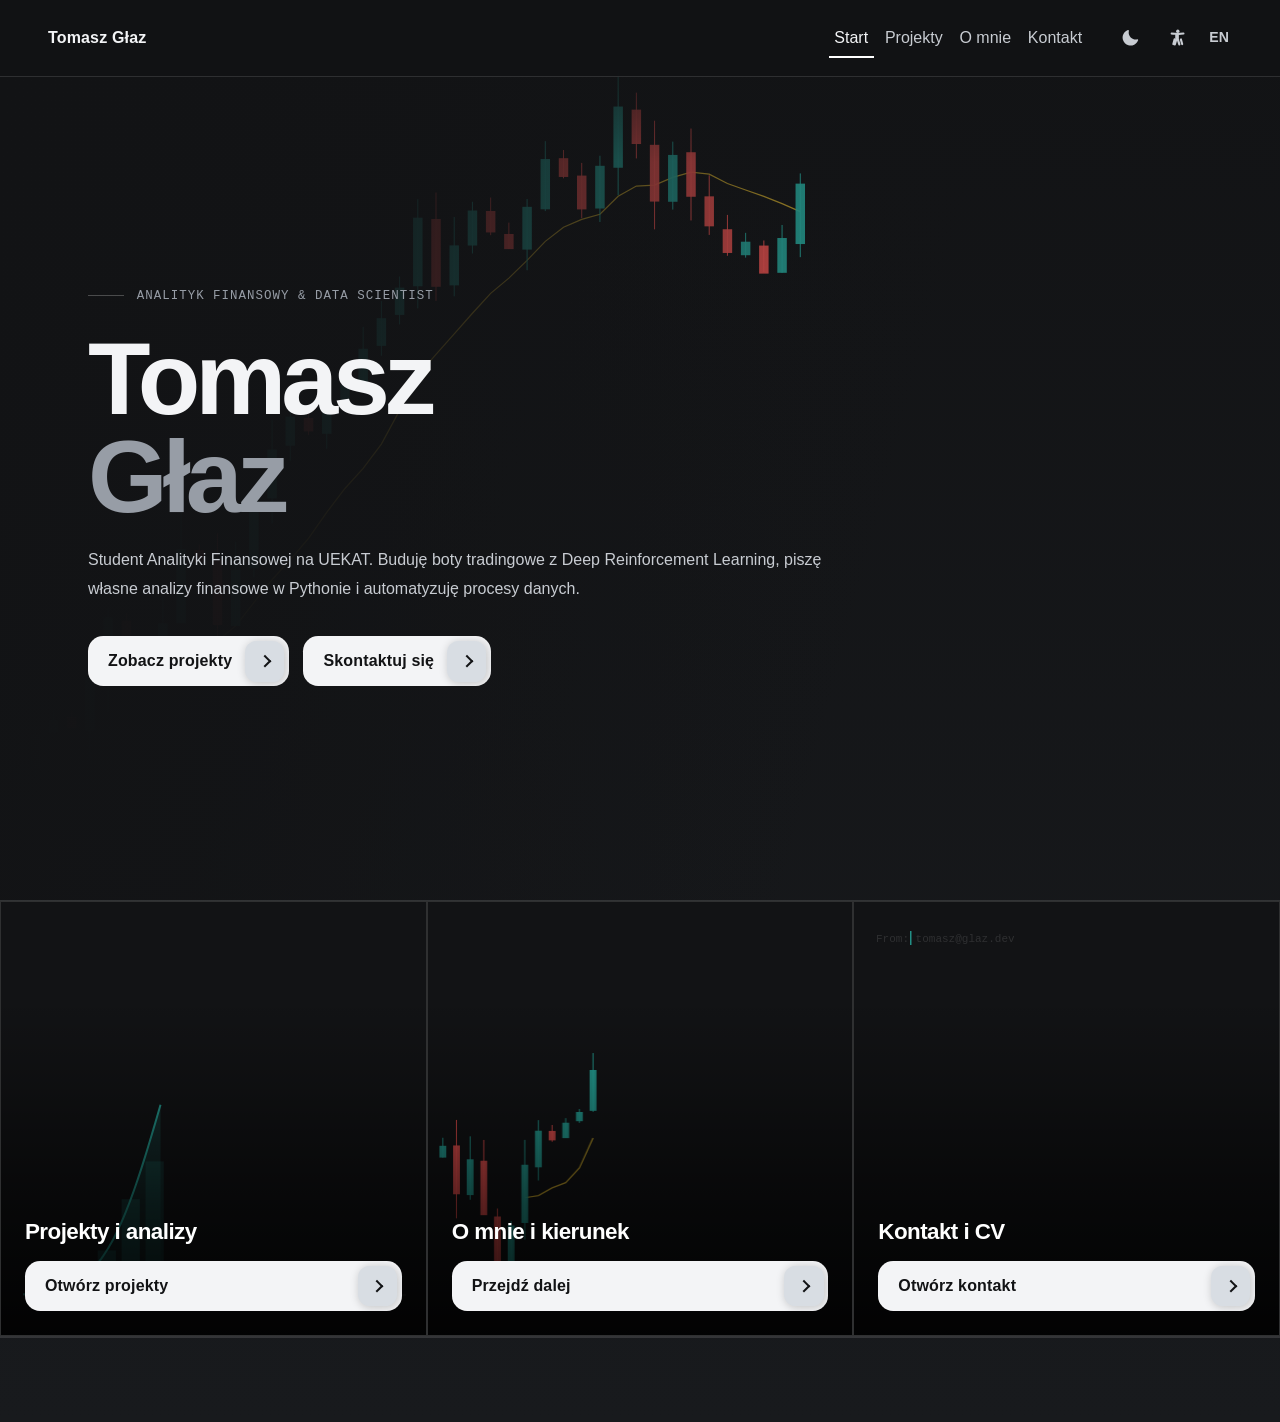
<file: index.html>
<!DOCTYPE html>
<html lang="pl">
<head>
<meta charset="UTF-8">
<meta name="viewport" content="width=device-width, initial-scale=1.0">
<title>Tomasz Głaz — Financial Analyst & Data Scientist</title>
<link rel="stylesheet" href="assets/css/main.css">
</head>
<body data-page="home">

<nav class="topbar">
  <a href="index.html" class="nav-logo">Tomasz Głaz</a>
  <ul class="nav-links">
    <li><a href="index.html" class="is-active" data-pl="Start" data-en="Home">Start</a></li>
    <li><a href="pages/projects.html" data-pl="Projekty" data-en="Projects">Projekty</a></li>
    <li><a href="pages/about.html" data-pl="O mnie" data-en="About">O mnie</a></li>
    <li><a href="pages/contact.html" data-pl="Kontakt" data-en="Contact">Kontakt</a></li>
  </ul>
  <div class="nav-actions">
    <button class="icon-btn theme-toggle" id="themeToggle" type="button" aria-pressed="false" aria-label="Przełącz jasny motyw">
      <span class="theme-icon theme-icon-moon" aria-hidden="true">
        <svg viewBox="0 0 24 24" class="icon-svg" focusable="false">
          <path d="M20.2 14.1a8.5 8.5 0 0 1-10.3-10.3 1 1 0 0 0-1.3-1.2A10 10 0 1 0 21.4 15.4a1 1 0 0 0-1.2-1.3Z" fill="currentColor" />
        </svg>
      </span>
      <span class="theme-icon theme-icon-sun" aria-hidden="true">
        <svg viewBox="0 0 24 24" class="icon-svg" focusable="false">
          <circle cx="12" cy="12" r="4.25" fill="currentColor" />
          <path d="M12 1.75a.75.75 0 0 1 .75.75v2a.75.75 0 0 1-1.5 0v-2a.75.75 0 0 1 .75-.75Zm0 16.75a.75.75 0 0 1 .75.75v2a.75.75 0 0 1-1.5 0v-2a.75.75 0 0 1 .75-.75ZM4.58 4.58a.75.75 0 0 1 1.06 0l1.41 1.41a.75.75 0 1 1-1.06 1.06L4.58 5.64a.75.75 0 0 1 0-1.06Zm12.37 12.37a.75.75 0 0 1 1.06 0l1.41 1.41a.75.75 0 0 1-1.06 1.06l-1.41-1.41a.75.75 0 0 1 0-1.06ZM1.75 12a.75.75 0 0 1 .75-.75h2a.75.75 0 0 1 0 1.5h-2a.75.75 0 0 1-.75-.75Zm16.75 0a.75.75 0 0 1 .75-.75h2a.75.75 0 0 1 0 1.5h-2a.75.75 0 0 1-.75-.75ZM5.99 16.95a.75.75 0 0 1 1.06 1.06l-1.41 1.41a.75.75 0 0 1-1.06-1.06l1.41-1.41Zm12.37-12.37a.75.75 0 1 1 1.06 1.06l-1.41 1.41a.75.75 0 1 1-1.06-1.06l1.41-1.41Z" fill="currentColor" />
        </svg>
      </span>
    </button>
    <div class="accessibility-menu-wrap">
      <button class="icon-btn accessibility-toggle" id="accessibilityToggle" type="button" aria-expanded="false" aria-controls="accessibilityMenu" aria-label="Ustawienia dostępności">
        <span aria-hidden="true">
          <svg viewBox="0 0 24 24" class="icon-svg icon-accessibility" focusable="false">
            <circle cx="12" cy="4.75" r="1.85" fill="currentColor" />
            <path d="M5.1 8.45a1.2 1.2 0 1 1 .22-2.39c2.33.21 4.48.31 6.46.31 1.97 0 4.1-.1 6.38-.31a1.2 1.2 0 1 1 .22 2.39c-1.85.17-3.58.27-5.19.31v4.45l1.68 5.66a1.25 1.25 0 0 1-2.4.71l-1.3-4.38-1.27 4.38a1.25 1.25 0 0 1-2.4-.7l1.65-5.67V8.74c-1.3-.04-2.99-.14-5.05-.29Z" fill="currentColor" />
            <path d="M7.1 20.15a1.2 1.2 0 0 1-1.16-1.5l1.4-5.18a1.2 1.2 0 1 1 2.32.63l-1.4 5.18a1.2 1.2 0 0 1-1.16.87Zm9.72 0a1.2 1.2 0 0 1-1.16-.88l-1.37-5.18a1.2 1.2 0 0 1 2.32-.61l1.37 5.18a1.2 1.2 0 0 1-1.16 1.49Z" fill="currentColor" />
          </svg>
        </span>
      </button>
      <div class="accessibility-menu" id="accessibilityMenu" hidden>
        <button class="menu-btn" id="contrastToggle" type="button" aria-pressed="false"><span data-pl="Wysoki kontrast" data-en="High contrast">Wysoki kontrast</span></button>
        <button class="menu-btn" id="fontToggle" type="button" aria-pressed="false"><span data-pl="Większy tekst" data-en="Larger text">Większy tekst</span></button>
      </div>
    </div>
    <button class="lang-btn" id="langToggle" type="button">EN</button>
  </div>
</nav>

<main class="site-shell">
  <section id="hero">
    <canvas id="candleChart" class="hero-bg-canvas" aria-hidden="true"></canvas>
    <div class="hero-scrim" aria-hidden="true"></div>
    <div class="hero-tag fade-in fade-in-1" data-pl="ANALITYK FINANSOWY & DATA SCIENTIST" data-en="FINANCIAL ANALYST & DATA SCIENTIST">ANALITYK FINANSOWY & DATA SCIENTIST</div>
    <h1 class="fade-in fade-in-2">Tomasz<br><span class="h1-accent">Głaz</span></h1>
    <p class="hero-desc fade-in fade-in-3" data-pl="Student Analityki Finansowej na UEKAT. Buduję boty tradingowe z Deep Reinforcement Learning, piszę własne analizy finansowe w Pythonie i automatyzuję procesy danych." data-en="Financial Analytics student at UEKAT. I build trading bots with Deep Reinforcement Learning, write my own financial analyses in Python, and automate data pipelines.">Student Analityki Finansowej na UEK. Buduję boty tradingowe z Deep Reinforcement Learning, piszę własne analizy finansowe w Pythonie i automatyzuję procesy danych.</p>
    <div class="hero-cta fade-in fade-in-4">
      <a href="pages/projects.html" class="btn-primary" data-pl="Zobacz projekty" data-en="See projects">Zobacz projekty</a>
      <a href="pages/contact.html" class="btn-ghost" data-pl="Skontaktuj się" data-en="Get in touch">Skontaktuj się</a>
    </div>
  </section>

  <section class="page-section tiles-section">
    <div class="content-wrap tiles-wrap">
      <div class="tiles-grid">

        <article class="feature-tile">
          <canvas class="tile-canvas" id="statsCanvas" aria-hidden="true"></canvas>
          <div class="tile-content">
            <h3 class="tile-title" data-pl="Projekty i analizy" data-en="Projects and analyses">Projekty i analizy</h3>
            <p class="tile-desc" data-pl="Eksperymenty z RL, ewolucja modelu tradingowego i analizy finansowe w Pythonie." data-en="RL experiments, trading model evolution, and financial analyses in Python.">Eksperymenty z RL, ewolucja modelu tradingowego i analizy finansowe w Pythonie.</p>
            <a href="pages/projects.html" class="btn-inline" data-pl="Otwórz projekty" data-en="Open projects">Otwórz projekty</a>
          </div>
        </article>

        <article class="feature-tile">
          <canvas class="tile-canvas" id="tileCandles" aria-hidden="true"></canvas>
          <div class="tile-content">
            <h3 class="tile-title" data-pl="O mnie i kierunek" data-en="About and direction">O mnie i kierunek</h3>
            <p class="tile-desc" data-pl="Doświadczenie, sposób myślenia i umiejętności — czego szukam we współpracy." data-en="Experience, mindset and skills — what kind of collaboration I'm looking for.">Doświadczenie, sposób myślenia i umiejętności — czego szukam we współpracy.</p>
            <a href="pages/about.html" class="btn-inline" data-pl="Przejdź dalej" data-en="Go to page">Przejdź dalej</a>
          </div>
        </article>

        <article class="feature-tile">
          <canvas class="tile-canvas" id="emailCanvas" aria-hidden="true"></canvas>
          <div class="tile-content">
            <h3 class="tile-title" data-pl="Kontakt i CV" data-en="Contact and CV">Kontakt i CV</h3>
            <p class="tile-desc" data-pl="Linki kontaktowe, dostępność i CV do pobrania." data-en="Contact links, availability, and CV download.">Linki kontaktowe, dostępność i CV do pobrania.</p>
            <a href="pages/contact.html" class="btn-inline" data-pl="Otwórz kontakt" data-en="Open contact">Otwórz kontakt</a>
          </div>
        </article>

      </div>
    </div>
  </section>
</main>

<footer class="footer">
  <span class="footer-text">© 2026 Tomasz Głaz</span>
  <span class="footer-text" data-pl="Tarnowskie Góry, Polska" data-en="Katowice, Poland">Tarnowskie Góry, Polska</span>
</footer>

<script src="assets/js/main.js"></script>
<script src="assets/js/candle-chart.js"></script>
<script src="assets/js/tiles.js"></script>
</body>
</html>
</file>
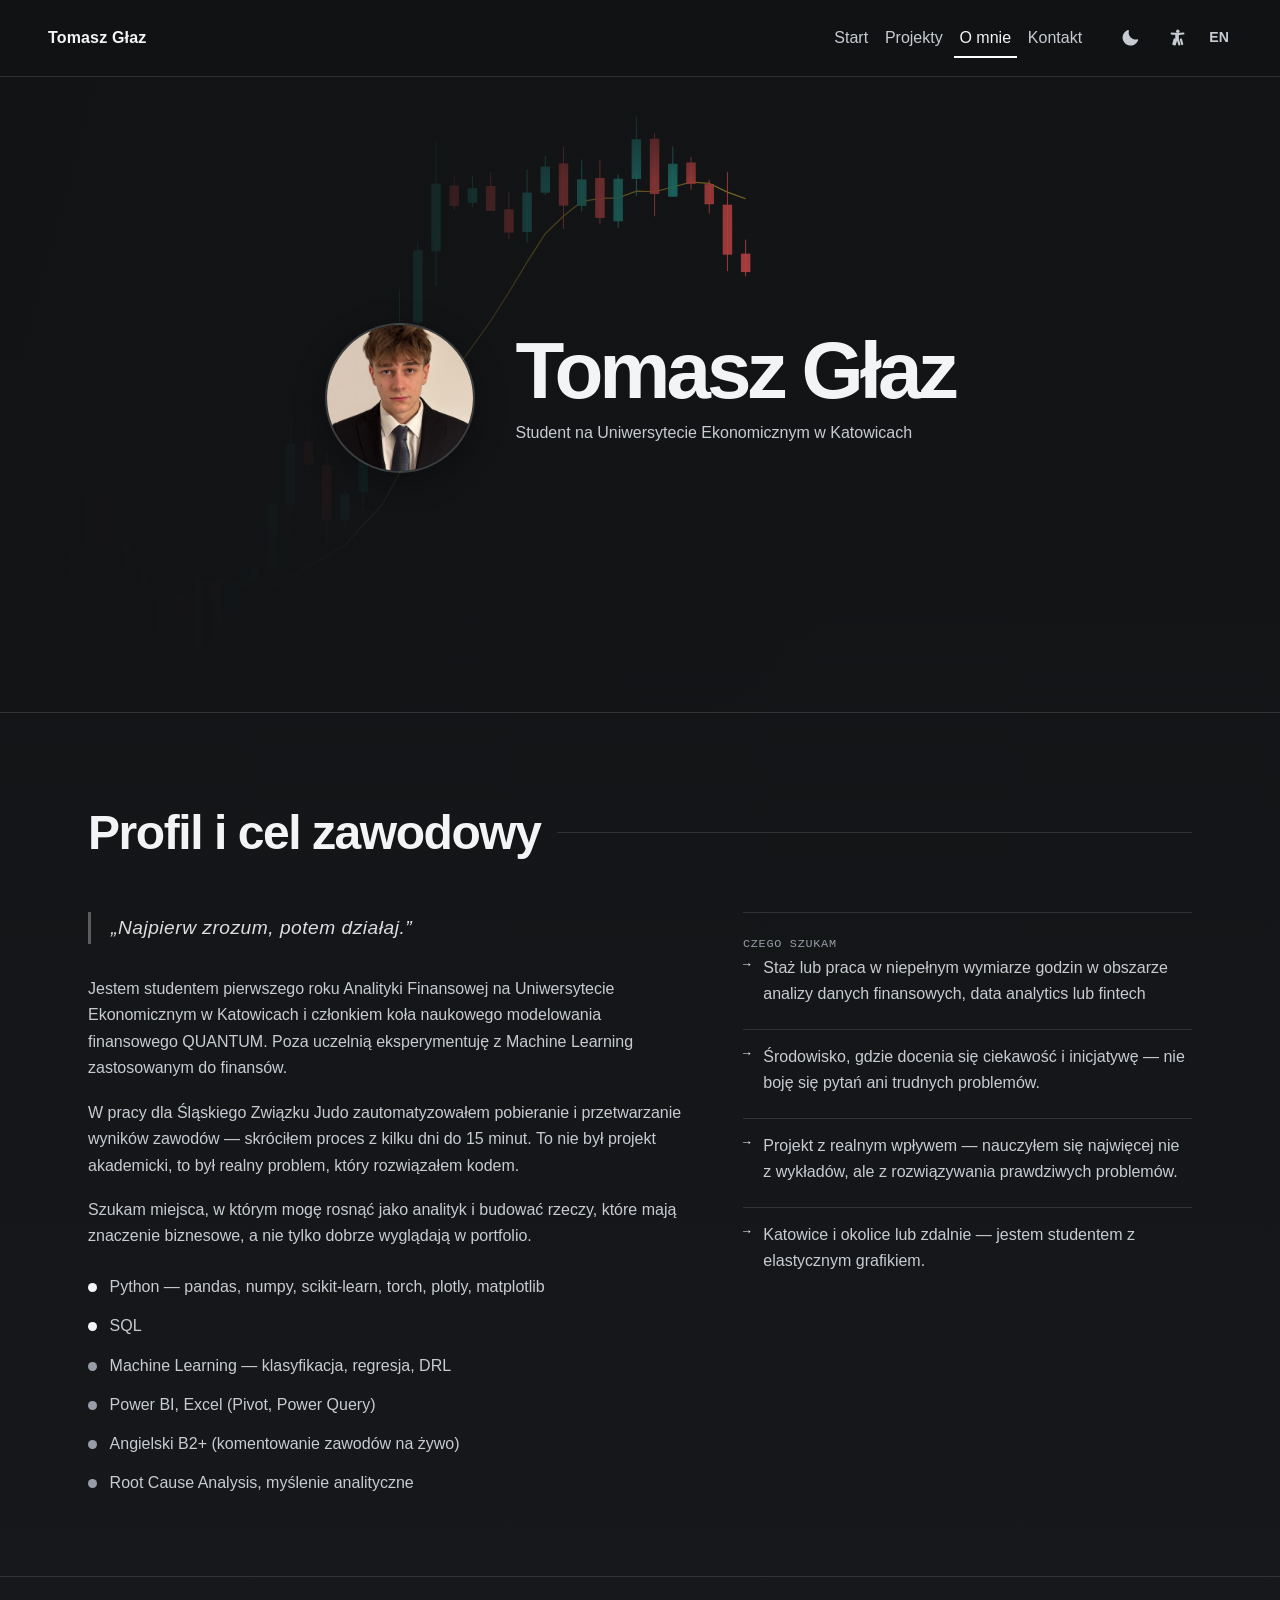
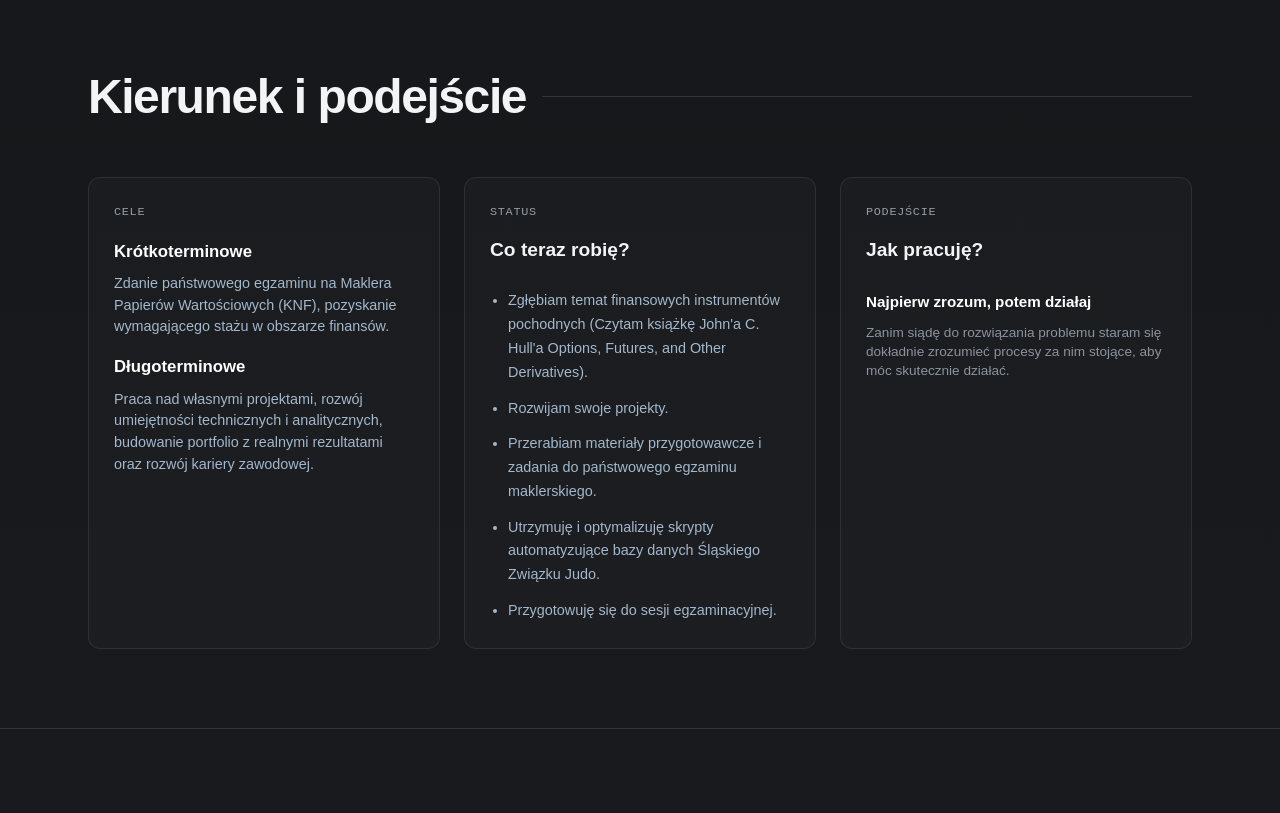
<file: pages/about.html>
<!DOCTYPE html>
<html lang="pl">
<head>
<meta charset="UTF-8">
<meta name="viewport" content="width=device-width, initial-scale=1.0">
<title>O mnie — Tomasz Głaz</title>
<link rel="stylesheet" href="../assets/css/main.css">
<style>
  /* =========================================
     EFEKTY SEKCJI "O MNIE"
     Zoptymalizowane pod tryb ciemny i jasny
  ========================================= */

  /* Blok cytatu (Motto) */
  .quote-block {
    margin: 0 0 2rem 0; 
    padding-left: 20px; 
    border-left: 3px solid rgba(255, 255, 255, 0.3); 
    transition: border-color 0.3s ease;
  }
  .quote-block:hover {
    border-color: #8a2be2;
  }
  
  /* Karty 3-kolumnowe na dole (Cele / Status / Podejście) */
  .about-card-custom {
    background: rgba(255, 255, 255, 0.02);
    border: 1px solid rgba(255, 255, 255, 0.08);
    border-radius: 12px;
    padding: 25px;
    display: flex;
    flex-direction: column;
  }

  /* Typografia wewnątrz kart */
  .ac-title {
    color: #fff;
    margin-bottom: 8px;
    font-size: 1.05em;
  }
  .ac-text {
    font-size: 0.9em;
    line-height: 1.5;
    color: #a3b8cc;
    margin-bottom: 15px;
  }
  .ac-text.no-margin {
    margin-bottom: 0;
  }
  .ac-list {
    margin-top: 15px;
    padding-left: 18px;
    color: #a3b8cc;
    font-size: 0.9em;
    display: flex;
    flex-direction: column;
    gap: 12px;
  }
  .ac-subtext {
    font-size: 0.85em;
    line-height: 1.4;
    color: #8b949e;
    margin: 0;
  }

  /* =========================================
     TRYB JASNY (Oveerrides)
  ========================================= */
  
  /* Nadpisanie cytatu */
  body.light-theme .quote-block,
  body.light .quote-block,
  body[data-theme="light"] .quote-block,
  html[data-theme="light"] .quote-block {
    border-left-color: rgba(0, 0, 0, 0.2);
  }
  body.light-theme .quote-block:hover,
  body.light .quote-block:hover,
  body[data-theme="light"] .quote-block:hover,
  html[data-theme="light"] .quote-block:hover {
    border-color: #8a2be2;
  }

  /* Nadpisanie kart */
  body.light-theme .about-card-custom,
  body.light .about-card-custom,
  body[data-theme="light"] .about-card-custom,
  html[data-theme="light"] .about-card-custom {
    background: rgba(0, 0, 0, 0.03);
    border-color: rgba(0, 0, 0, 0.1);
  }

  /* Nadpisanie tekstów w kartach */
  body.light-theme .ac-title,
  body.light .ac-title,
  body[data-theme="light"] .ac-title,
  html[data-theme="light"] .ac-title {
    color: #111827;
  }
  
  body.light-theme .ac-text,
  body.light .ac-text,
  body[data-theme="light"] .ac-text,
  html[data-theme="light"] .ac-text,
  body.light-theme .ac-list,
  body.light .ac-list,
  body[data-theme="light"] .ac-list,
  html[data-theme="light"] .ac-list {
    color: #4b5563;
  }

  body.light-theme .ac-subtext,
  body.light .ac-subtext,
  body[data-theme="light"] .ac-subtext,
  html[data-theme="light"] .ac-subtext {
    color: #6b7280;
  }

  /* Nadpisanie strzałek w "Czego szukam" */
  body.light-theme .looking-item-icon,
  body.light .looking-item-icon,
  body[data-theme="light"] .looking-item-icon,
  html[data-theme="light"] .looking-item-icon {
    color: #111827 !important;
  }
</style>
</head>
<body data-page="about">

<nav class="topbar">
  <a href="../index.html" class="nav-logo">Tomasz Głaz</a>
  <ul class="nav-links">
    <li><a href="../index.html" data-pl="Start" data-en="Home">Start</a></li>
    <li><a href="projects.html" data-pl="Projekty" data-en="Projects">Projekty</a></li>
    <li><a href="about.html" class="is-active" data-pl="O mnie" data-en="About">O mnie</a></li>
    <li><a href="contact.html" data-pl="Kontakt" data-en="Contact">Kontakt</a></li>
  </ul>
  <div class="nav-actions">
    <button class="icon-btn theme-toggle" id="themeToggle" type="button" aria-pressed="false" aria-label="Przełącz jasny motyw">
      <span class="theme-icon theme-icon-moon" aria-hidden="true">
        <svg viewBox="0 0 24 24" class="icon-svg" focusable="false">
          <path d="M20.2 14.1a8.5 8.5 0 0 1-10.3-10.3 1 1 0 0 0-1.3-1.2A10 10 0 1 0 21.4 15.4a1 1 0 0 0-1.2-1.3Z" fill="currentColor" />
        </svg>
      </span>
      <span class="theme-icon theme-icon-sun" aria-hidden="true">
        <svg viewBox="0 0 24 24" class="icon-svg" focusable="false">
          <circle cx="12" cy="12" r="4.25" fill="currentColor" />
          <path d="M12 1.75a.75.75 0 0 1 .75.75v2a.75.75 0 0 1-1.5 0v-2a.75.75 0 0 1 .75-.75Zm0 16.75a.75.75 0 0 1 .75.75v2a.75.75 0 0 1-1.5 0v-2a.75.75 0 0 1 .75-.75ZM4.58 4.58a.75.75 0 0 1 1.06 0l1.41 1.41a.75.75 0 1 1-1.06 1.06L4.58 5.64a.75.75 0 0 1 0-1.06Zm12.37 12.37a.75.75 0 0 1 1.06 0l1.41 1.41a.75.75 0 0 1-1.06 1.06l-1.41-1.41a.75.75 0 0 1 0-1.06ZM1.75 12a.75.75 0 0 1 .75-.75h2a.75.75 0 0 1 0 1.5h-2a.75.75 0 0 1-.75-.75Zm16.75 0a.75.75 0 0 1 .75-.75h2a.75.75 0 0 1 0 1.5h-2a.75.75 0 0 1-.75-.75ZM5.99 16.95a.75.75 0 0 1 1.06 1.06l-1.41 1.41a.75.75 0 0 1-1.06-1.06l1.41-1.41Zm12.37-12.37a.75.75 0 1 1 1.06 1.06l-1.41 1.41a.75.75 0 1 1-1.06-1.06l1.41-1.41Z" fill="currentColor" />
        </svg>
      </span>
    </button>
    <div class="accessibility-menu-wrap">
      <button class="icon-btn accessibility-toggle" id="accessibilityToggle" type="button" aria-expanded="false" aria-controls="accessibilityMenu" aria-label="Ustawienia dostępności">
        <span aria-hidden="true">
          <svg viewBox="0 0 24 24" class="icon-svg icon-accessibility" focusable="false">
            <circle cx="12" cy="4.75" r="1.85" fill="currentColor" />
            <path d="M5.1 8.45a1.2 1.2 0 1 1 .22-2.39c2.33.21 4.48.31 6.46.31 1.97 0 4.1-.1 6.38-.31a1.2 1.2 0 1 1 .22 2.39c-1.85.17-3.58.27-5.19.31v4.45l1.68 5.66a1.25 1.25 0 0 1-2.4.71l-1.3-4.38-1.27 4.38a1.25 1.25 0 0 1-2.4-.7l1.65-5.67V8.74c-1.3-.04-2.99-.14-5.05-.29Z" fill="currentColor" />
            <path d="M7.1 20.15a1.2 1.2 0 0 1-1.16-1.5l1.4-5.18a1.2 1.2 0 1 1 2.32.63l-1.4 5.18a1.2 1.2 0 0 1-1.16.87Zm9.72 0a1.2 1.2 0 0 1-1.16-.88l-1.37-5.18a1.2 1.2 0 0 1 2.32-.61l1.37 5.18a1.2 1.2 0 0 1-1.16 1.49Z" fill="currentColor" />
          </svg>
        </span>
      </button>
      <div class="accessibility-menu" id="accessibilityMenu" hidden>
        <button class="menu-btn" id="contrastToggle" type="button" aria-pressed="false"><span data-pl="Wysoki kontrast" data-en="High contrast">Wysoki kontrast</span></button>
        <button class="menu-btn" id="fontToggle" type="button" aria-pressed="false"><span data-pl="Większy tekst" data-en="Larger text">Większy tekst</span></button>
      </div>
    </div>
    <button class="lang-btn" id="langToggle" type="button">EN</button>
  </div>
</nav>

<main class="site-shell subpage-layout">
  <section class="page-hero" style="padding: 80px 0 60px 0;">
    <canvas id="candleChart" class="hero-bg-canvas" aria-hidden="true"></canvas>
    <div class="hero-scrim" aria-hidden="true"></div>
    
    <div class="content-wrap" style="display: flex; align-items: flex-start; justify-content: flex-start; gap: 40px; flex-wrap: wrap; position: relative; z-index: 2;">
      <div class="profile-avatar-container" style="width: 150px; height: 150px; border-radius: 50%; overflow: hidden; border: 2px solid rgba(255,255,255,0.15); background: rgba(255,255,255,0.03); flex-shrink: 0; box-shadow: 0 8px 32px rgba(0,0,0,0.3);">
        <img src="../assets/images/profile.jpg" alt="Tomasz Głaz" style="width: 100%; height: 100%; object-fit: cover; display: block;">
      </div>
      
      <div class="hero-text-block">
        <h1 class="page-title fade-in fade-in-2" style="margin: 10px 0;" data-pl="Tomasz Głaz" data-en="Tomasz Głaz">Tomasz Głaz</h1>
        <p class="page-lead fade-in fade-in-3" style="max-width: 700px; margin: 0;" data-pl="Student na Uniwersytecie Ekonomicznym w Katowicach" data-en="Student at the University of Economics in Katowice">Student na Uniwersytecie Ekonomicznym w Katowicach</p>
      </div>
    </div>
  </section>

  <section class="page-section">
    <div class="content-wrap">
      <div class="section-header">
        <h2 class="section-title" data-pl="Profil i cel zawodowy" data-en="Profile and professional goal">Profil i cel zawodowy</h2>
        <div class="section-line"></div>
      </div>

      <div class="about-grid">
        <div>
          <div class="quote-block">
            <blockquote style="margin: 0; padding: 0;">
                <span class="about-italic" 
                    style="font-size: 1.2em; font-style: italic; letter-spacing: 0.5px; opacity: 0.9; display: block;" 
                    data-pl="„Najpierw zrozum, potem działaj.”" 
                    data-en="“Understand first, build second.”">
                „Najpierw zrozum, potem działaj.”
                </span>
            </blockquote>
          </div>

          <div class="about-text">
            <p data-pl="Jestem studentem pierwszego roku Analityki Finansowej na Uniwersytecie Ekonomicznym w Katowicach i członkiem koła naukowego modelowania finansowego QUANTUM. Poza uczelnią eksperymentuję z Machine Learning zastosowanym do finansów." 
               data-en="I am a first-year Financial Analyst student at the University of Economics in Katowice and a member of the QUANTUM financial modeling research club. Outside of university, I experiment with Machine Learning applied to finance.">
              Jestem studentem pierwszego roku Analityki Finansowej na Uniwersytecie Ekonomicznym w Katowicach i członkiem koła naukowego modelowania finansowego QUANTUM. Poza uczelnią eksperymentuję z Machine Learning zastosowanym do finansów.
            </p>
            <p data-pl="W pracy dla Śląskiego Związku Judo zautomatyzowałem pobieranie i przetwarzanie wyników zawodów — skróciłem proces z kilku dni do 15 minut. To nie był projekt akademicki, to był realny problem, który rozwiązałem kodem." data-en="At the Silesian Judo Union I automated the collection and processing of competition results — reducing the process from several days to 15 minutes. That was not an academic project, but a real problem solved with code.">W pracy dla Śląskiego Związku Judo zautomatyzowałem pobieranie i przetwarzanie wyników zawodów — skróciłem proces z kilku dni do 15 minut. To nie był projekt akademicki, to był realny problem, który rozwiązałem kodem.</p>
            <p data-pl="Szukam miejsca, w którym mogę rosnąć jako analityk i budować rzeczy, które mają znaczenie biznesowe, a nie tylko dobrze wyglądają w portfolio." data-en="I am looking for a place where I can grow as an analyst and build things that carry business value, not just look good in a portfolio.">Szukam miejsca, w którym mogę rosnąć jako analityk i budować rzeczy, które mają znaczenie biznesowe, a nie tylko dobrze wyglądają w portfolio.</p>
          </div>

          <ul class="skills-list" style="margin-top: 1.5rem;">
            <li class="skill-item"><span class="skill-dot"></span><span>Python — pandas, numpy, scikit-learn, torch, plotly, matplotlib</span></li>
            <li class="skill-item"><span class="skill-dot"></span><span>SQL</span></li>
            <li class="skill-item"><span class="skill-dot green"></span><span>Machine Learning — klasyfikacja, regresja, DRL</span></li>
            <li class="skill-item"><span class="skill-dot green"></span><span>Power BI, Excel (Pivot, Power Query)</span></li>
            <li class="skill-item"><span class="skill-dot purple"></span><span>Angielski B2+ (komentowanie zawodów na żywo)</span></li>
            <li class="skill-item"><span class="skill-dot purple"></span><span>Root Cause Analysis, myślenie analityczne</span></li>
          </ul>
        </div>

        <div>
          <div class="looking-for">
            <div class="looking-title" data-pl="CZEGO SZUKAM" data-en="WHAT I'M LOOKING FOR">CZEGO SZUKAM</div>
            <div class="looking-items">
              <div class="looking-item">
                <span class="looking-item-icon">→</span>
                <span data-pl="Staż lub praca w niepełnym wymiarze godzin w obszarze analizy danych finansowych, data analytics lub fintech" data-en="Internship or part-time role in financial data analysis, analytics, or fintech">Staż lub praca w niepełnym wymiarze godzin w obszarze analizy danych finansowych, data analytics lub fintech.</span>
              </div>
              <div class="looking-item">
                <span class="looking-item-icon">→</span>
                <span data-pl="Środowisko, gdzie docenia się ciekawość i inicjatywę — nie boję się pytań ani trudnych problemów." data-en="An environment that values curiosity and initiative — I am not afraid of difficult questions or hard problems.">Środowisko, gdzie docenia się ciekawość i inicjatywę — nie boję się pytań ani trudnych problemów.</span>
              </div>
              <div class="looking-item">
                <span class="looking-item-icon">→</span>
                <span data-pl="Projekt z realnym wpływem — nauczyłem się najwięcej nie z wykładów, ale z rozwiązywania prawdziwych problemów." data-en="A project with real impact — I learned most not from lectures, but from solving real problems.">Projekt z realnym wpływem — nauczyłem się najwięcej nie z wykładów, ale z rozwiązywania prawdziwych problemów.</span>
              </div>
              <div class="looking-item">
                <span class="looking-item-icon">→</span>
                <span data-pl="Katowice i okolice lub zdalnie — jestem studentem z elastycznym grafikiem." data-en="Katowice and surrounding area or remote — I am a student with a flexible schedule.">Katowice i okolice lub zdalnie - jestem studentem z elastycznym grafikiem.</span>
              </div>
            </div>
          </div>
        </div>

      </div> 
    </div>
  </section>

  <section class="page-section">
    <div class="content-wrap">
      <div class="section-header">
        <h2 class="section-title" data-pl="Kierunek i podejście" data-en="Direction and approach">Kierunek i podejście</h2>
        <div class="section-line"></div>
      </div>

      <div class="journey-grid" style="display: grid; grid-template-columns: repeat(auto-fit, minmax(320px, 1fr)); gap: 24px; align-items: stretch;">
        
        <div class="journey-card about-card-custom">
          <div class="card-phase" data-pl="CELE" data-en="GOALS">CELE</div>
          
          <div style="margin-top: 15px;">
            <h4 class="ac-title" data-pl="Krótkoterminowe" data-en="Short-term">Krótkoterminowe</h4>
            <p class="ac-text" 
               data-pl="Zdanie państwowego egzaminu na Maklera Papierów Wartościowych (KNF), pozyskanie wymagającego stażu w obszarze finansów." 
               data-en="Passing the state Securities Broker exam (KNF), securing a challenging internship in finance.">
              Zdanie państwowego egzaminu na Maklera Papierów Wartościowych (KNF), pozyskanie wymagającego stażu w obszarze finansów.
            </p>
            
            <h4 class="ac-title" data-pl="Długoterminowe" data-en="Long-term">Długoterminowe</h4>
            <p class="ac-text no-margin" 
               data-pl="Praca nad własnymi projektami, rozwój umiejętności technicznych i analitycznych, budowanie portfolio z realnymi rezultatami oraz rozwój kariery zawodowej." 
               data-en="Working on personal projects, developing technical and analytical skills, building a portfolio with real results, and advancing a professional career.">
              Praca nad własnymi projektami, rozwój umiejętności technicznych i analitycznych, budowanie portfolio z realnymi rezultatami oraz rozwój kariery zawodowej.
            </p>
          </div>
        </div>

        <div class="journey-card about-card-custom">
          <div class="card-phase" data-pl="STATUS" data-en="STATUS">STATUS</div>
          <div class="card-title" style="margin-top: 15px;" data-pl="Co teraz robię?" data-en="What I'm doing now?">Co teraz robię?</div>
          
          <ul class="ac-list">
            <li data-pl="Zgłębiam temat finansowych instrumentów pochodnych (Czytam książkę John'a C. Hull'a Options, Futures, and Other Derivatives)." data-en="Studying financial derivatives (Reading John C. Hull's book Options, Futures, and Other Derivatives).">Zgłębiam temat finansowych instrumentów pochodnych (Czytam książkę John'a C. Hull'a "Options, Futures, and Other Derivatives").</li>
            <li data-pl="Rozwijam swoje projekty." data-en="Developing my projects.">Rozwijam swoje projekty.</li>
            <li data-pl="Przerabiam materiały przygotowawcze i zadania do państwowego egzaminu maklerskiego." data-en="Reviewing preparatory materials and practice sets for the state broker licensure exam.">Przerabiam materiały przygotowawcze i zadania do państwowego egzaminu maklerskiego.</li>
            <li data-pl="Utrzymuję i optymalizuję skrypty automatyzujące bazy danych Śląskiego Związku Judo." data-en="Maintaining and optimizing automation scripts for the Silesian Judo Association's databases.">Utrzymuję i optymalizuję skrypty automatyzujące bazy danych Śląskiego Związku Judo.</li>
            <li data-pl="Przygotowuję się do sesji egzaminacyjnej." data-en="Preparing for the exam session.">Przygotowuję się do sesji egzaminacyjnej.</li>
          </ul>
        </div>

        <div class="journey-card about-card-custom">
          <div class="card-phase" data-pl="PODEJŚCIE" data-en="PODEJŚCIE">PODEJŚCIE</div>
          <div class="card-title" style="margin-top: 15px;" data-pl="Jak pracuję?" data-en="How I work?">Jak pracuję?</div>
          
          <div style="margin-top: 15px; display: flex; flex-direction: column; gap: 15px;">
            <div>
              <h4 class="ac-title" style="font-size: 0.95em;" data-pl="Najpierw zrozum, potem działaj" data-en="Understand, then act">Najpierw zrozum, potem działaj</h4>
              <p class="ac-subtext" data-pl="Zanim siądę do rozwiązania problemu staram się dokładnie zrozumieć procesy za nim stojące, aby móc skutecznie działać." data-en="Before tackling a problem, I strive to thoroughly understand the underlying processes to act effectively.">Zanim siądę do rozwiązania problemu staram się dokładnie zrozumieć procesy za nim stojące, aby móc skutecznie działać.</p>
            </div>
          </div>
        </div>

      </div>
    </div>
  </section>
</main>

<footer class="footer">
  <span class="footer-text">© 2026 Tomasz Głaz</span>
  <span class="footer-text" data-pl="Katowice, Polska" data-en="Katowice, Poland">Katowice, Polska</span>
</footer>

<script src="../assets/js/main.js"></script>
<script src="../assets/js/candle-chart.js"></script>
</body>
</html>
</file>
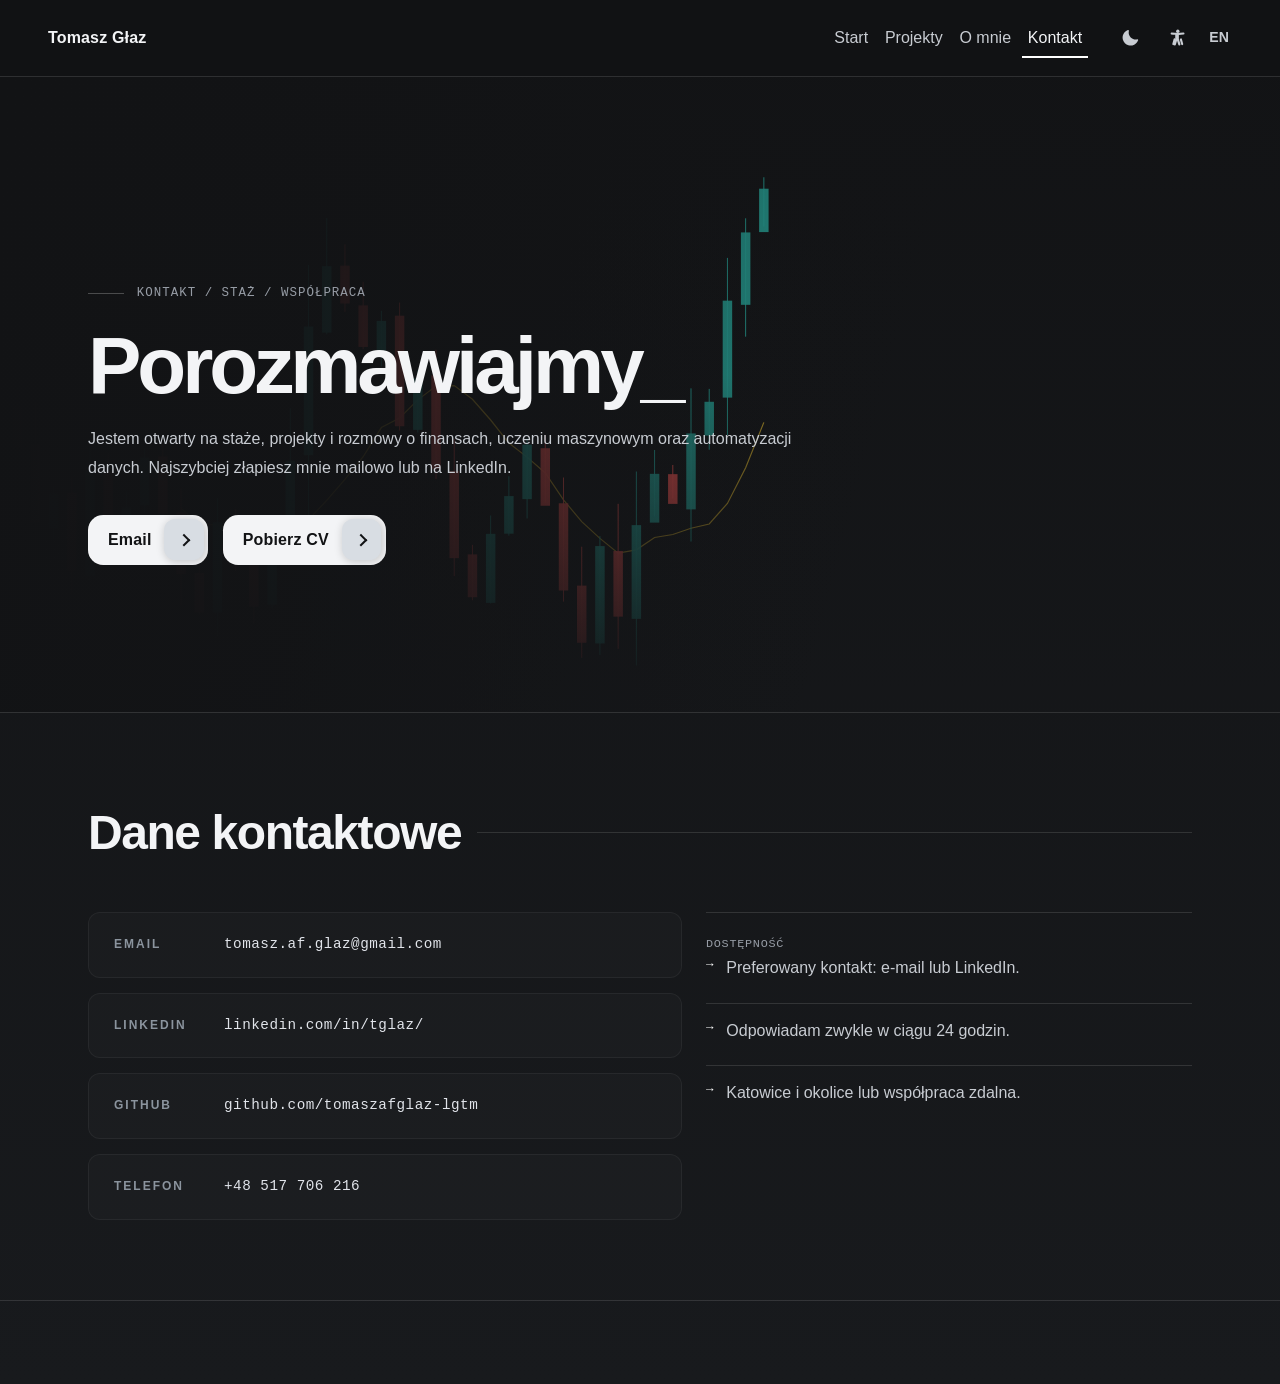
<file: pages/contact.html>
<!DOCTYPE html>
<html lang="pl">
<head>
<meta charset="UTF-8">
<meta name="viewport" content="width=device-width, initial-scale=1.0">
<title>Kontakt — Tomasz Głaz</title>
<link rel="stylesheet" href="../assets/css/main.css">
<style>
  /* =========================================
     EFEKTY KART KONTAKTOWYCH (Terminal Vibe)
  ========================================= */
  .cyber-contact-grid {
    display: flex;
    flex-direction: column;
    gap: 15px;
  }
  
  .cyber-card {
    display: flex;
    align-items: center;
    padding: 20px 25px;
    background: rgba(255, 255, 255, 0.02); /* Domyślny Ciemny */
    border: 1px solid rgba(255, 255, 255, 0.05);
    border-radius: 12px;
    text-decoration: none;
    color: #e1e4ea;
    transition: all 0.3s cubic-bezier(0.4, 0, 0.2, 1);
    position: relative;
    overflow: hidden;
  }
  
  .cyber-card::before {
    content: '';
    position: absolute;
    top: 0; left: 0; 
    width: 4px; height: 100%;
    background: transparent;
    transition: all 0.3s ease;
  }

  .cyber-card:hover {
    background: rgba(255, 255, 255, 0.04);
    transform: translateX(10px);
    border-color: rgba(255, 255, 255, 0.4); 
    box-shadow: 0 0 20px rgba(255, 255, 255, 0.1);
  }
  
  .cyber-card:hover::before { 
    background: #ffffff; 
  }

  .cyber-label {
    font-weight: 700;
    font-size: 0.75em;
    letter-spacing: 2px;
    color: #8b949e;
    width: 110px;
    flex-shrink: 0;
  }
  
  .cyber-value {
    font-family: monospace;
    font-size: 1.1em;
    letter-spacing: 0.5px;
  }

  /* Domyślny kolor strzałek w trybie ciemnym (przeniesiony z HTML) */
  .looking-item-icon {
    color: #ffffff;
  }

  /* =========================================
     TRYB JASNY (Bulletproof Override)
     Łapie każdą możliwą klasę generowaną przez JS
  ========================================= */
  body.light-theme .cyber-card,
  body.light .cyber-card,
  body.light-mode .cyber-card,
  body[data-theme="light"] .cyber-card,
  html[data-theme="light"] .cyber-card {
    background: rgba(0, 0, 0, 0.03);
    border: 1px solid rgba(0, 0, 0, 0.1);
    color: #111827;
  }

  body.light-theme .cyber-card:hover,
  body.light .cyber-card:hover,
  body.light-mode .cyber-card:hover,
  body[data-theme="light"] .cyber-card:hover,
  html[data-theme="light"] .cyber-card:hover {
    background: rgba(0, 0, 0, 0.05);
    border-color: rgba(0, 0, 0, 0.4); 
    box-shadow: 0 4px 15px rgba(0, 0, 0, 0.08);
  }

  body.light-theme .cyber-card:hover::before,
  body.light .cyber-card:hover::before,
  body.light-mode .cyber-card:hover::before,
  body[data-theme="light"] .cyber-card:hover::before,
  html[data-theme="light"] .cyber-card:hover::before { 
    background: #111827; 
  }

  body.light-theme .cyber-label,
  body.light .cyber-label,
  body.light-mode .cyber-label,
  body[data-theme="light"] .cyber-label,
  html[data-theme="light"] .cyber-label {
    color: #4b5563; 
  }

  body.light-theme .looking-item-icon,
  body.light .looking-item-icon,
  body.light-mode .looking-item-icon,
  body[data-theme="light"] .looking-item-icon,
  html[data-theme="light"] .looking-item-icon {
    color: #111827;
  }

  /* Animacja kursora w nagłówku */
  @keyframes blink {
    0%, 100% { opacity: 1; }
    50% { opacity: 0; }
  }
</style>
</head>
<body data-page="contact">

<nav class="topbar">
  <a href="../index.html" class="nav-logo">Tomasz Głaz</a>
  <ul class="nav-links">
    <li><a href="../index.html" data-pl="Start" data-en="Home">Start</a></li>
    <li><a href="projects.html" data-pl="Projekty" data-en="Projects">Projekty</a></li>
    <li><a href="about.html" data-pl="O mnie" data-en="About">O mnie</a></li>
    <li><a href="contact.html" class="is-active" data-pl="Kontakt" data-en="Contact">Kontakt</a></li>
  </ul>
  <div class="nav-actions">
    <button class="icon-btn theme-toggle" id="themeToggle" type="button" aria-pressed="false" aria-label="Przełącz jasny motyw">
      <span class="theme-icon theme-icon-moon" aria-hidden="true"><svg viewBox="0 0 24 24" class="icon-svg" focusable="false"><path d="M20.2 14.1a8.5 8.5 0 0 1-10.3-10.3 1 1 0 0 0-1.3-1.2A10 10 0 1 0 21.4 15.4a1 1 0 0 0-1.2-1.3Z" fill="currentColor" /></svg></span>
      <span class="theme-icon theme-icon-sun" aria-hidden="true"><svg viewBox="0 0 24 24" class="icon-svg" focusable="false"><circle cx="12" cy="12" r="4.25" fill="currentColor" /><path d="M12 1.75a.75.75 0 0 1 .75.75v2a.75.75 0 0 1-1.5 0v-2a.75.75 0 0 1 .75-.75Zm0 16.75a.75.75 0 0 1 .75.75v2a.75.75 0 0 1-1.5 0v-2a.75.75 0 0 1 .75-.75ZM4.58 4.58a.75.75 0 0 1 1.06 0l1.41 1.41a.75.75 0 1 1-1.06 1.06L4.58 5.64a.75.75 0 0 1 0-1.06Zm12.37 12.37a.75.75 0 0 1 1.06 0l1.41 1.41a.75.75 0 0 1-1.06 1.06l-1.41-1.41a.75.75 0 0 1 0-1.06ZM1.75 12a.75.75 0 0 1 .75-.75h2a.75.75 0 0 1 0 1.5h-2a.75.75 0 0 1-.75-.75Zm16.75 0a.75.75 0 0 1 .75-.75h2a.75.75 0 0 1 0 1.5h-2a.75.75 0 0 1-.75-.75ZM5.99 16.95a.75.75 0 0 1 1.06 1.06l-1.41 1.41a.75.75 0 0 1-1.06-1.06l1.41-1.41Zm12.37-12.37a.75.75 0 1 1 1.06 1.06l-1.41 1.41a.75.75 0 1 1-1.06-1.06l1.41-1.41Z" fill="currentColor" /></svg></span>
    </button>
    <div class="accessibility-menu-wrap">
      <button class="icon-btn accessibility-toggle" id="accessibilityToggle" type="button" aria-expanded="false" aria-controls="accessibilityMenu" aria-label="Ustawienia dostępności">
        <span aria-hidden="true"><svg viewBox="0 0 24 24" class="icon-svg icon-accessibility" focusable="false"><circle cx="12" cy="4.75" r="1.85" fill="currentColor" /><path d="M5.1 8.45a1.2 1.2 0 1 1 .22-2.39c2.33.21 4.48.31 6.46.31 1.97 0 4.1-.1 6.38-.31a1.2 1.2 0 1 1 .22 2.39c-1.85.17-3.58.27-5.19.31v4.45l1.68 5.66a1.25 1.25 0 0 1-2.4.71l-1.3-4.38-1.27 4.38a1.25 1.25 0 0 1-2.4-.7l1.65-5.67V8.74c-1.3-.04-2.99-.14-5.05-.29Z" fill="currentColor" /><path d="M7.1 20.15a1.2 1.2 0 0 1-1.16-1.5l1.4-5.18a1.2 1.2 0 1 1 2.32.63l-1.4 5.18a1.2 1.2 0 0 1-1.16.87Zm9.72 0a1.2 1.2 0 0 1-1.16-.88l-1.37-5.18a1.2 1.2 0 0 1 2.32-.61l1.37 5.18a1.2 1.2 0 0 1-1.16 1.49Z" fill="currentColor" /></svg></span>
      </button>
      <div class="accessibility-menu" id="accessibilityMenu" hidden>
        <button class="menu-btn" id="contrastToggle" type="button" aria-pressed="false"><span data-pl="Wysoki kontrast" data-en="High contrast">Wysoki kontrast</span></button>
        <button class="menu-btn" id="fontToggle" type="button" aria-pressed="false"><span data-pl="Większy tekst" data-en="Larger text">Większy tekst</span></button>
      </div>
    </div>
    <button class="lang-btn" id="langToggle" type="button">EN</button>
  </div>
</nav>

<main class="site-shell subpage-layout">
  <section class="page-hero">
    <canvas id="candleChart" class="hero-bg-canvas" aria-hidden="true"></canvas>
    <div class="hero-scrim" aria-hidden="true"></div>
    <div class="eyebrow fade-in fade-in-1" data-pl="KONTAKT / STAŻ / WSPÓŁPRACA" data-en="CONTACT / INTERNSHIP / COLLABORATION">KONTAKT / STAŻ / WSPÓŁPRACA</div>
    <h1 class="page-title fade-in fade-in-2" data-pl="Porozmawiajmy<span style='animation: blink 1s step-end infinite;'>_</span>" data-en="Let's talk<span style='animation: blink 1s step-end infinite;'>_</span>">Porozmawiajmy<span style="animation: blink 1s step-end infinite;">_</span></h1>
    <p class="page-lead fade-in fade-in-3" data-pl="Jestem otwarty na staże, projekty i rozmowy o finansach, uczeniu maszynowym oraz automatyzacji danych. Najszybciej złapiesz mnie mailowo lub na LinkedIn." data-en="I am open to internships, projects, and conversations about finance, machine learning, and data automation. The fastest way to reach me is by email or LinkedIn.">Jestem otwarty na staże, projekty i rozmowy o finansach, uczeniu maszynowym oraz automatyzacji danych. Najszybciej złapiesz mnie mailowo lub na LinkedIn.</p>
    <div class="button-row fade-in fade-in-4">
      <a href="mailto:tomasz.af.glaz@gmail.com" class="btn-primary">Email</a>
      <a href="../CV_Tomasz_Glaz.pdf" download="CV_Tomasz_Glaz.pdf" class="btn-ghost" data-pl="Pobierz CV" data-en="Download CV">Pobierz CV</a>
    </div>
  </section>

  <section class="page-section">
    <div class="content-wrap">
      <div class="section-header">
        <h2 class="section-title" data-pl="Dane kontaktowe" data-en="Contact details">Dane kontaktowe</h2>
        <div class="section-line"></div>
      </div>

      <div class="page-summary-grid">
        
        <div class="cyber-contact-grid">
          <a href="mailto:tomasz.af.glaz@gmail.com" class="cyber-card card-email">
            <span class="cyber-label">EMAIL</span>
            <span class="cyber-value">tomasz.af.glaz@gmail.com</span>
          </a>
          
          <a href="https://linkedin.com/in/tglaz/" target="_blank" rel="noreferrer" class="cyber-card card-linkedin">
            <span class="cyber-label">LINKEDIN</span>
            <span class="cyber-value">linkedin.com/in/tglaz/</span>
          </a>
          
          <a href="https://github.com/tomaszafglaz-lgtm" target="_blank" rel="noreferrer" class="cyber-card card-github">
            <span class="cyber-label">GITHUB</span>
            <span class="cyber-value">github.com/tomaszafglaz-lgtm</span>
          </a>
          
          <a href="tel:+48517706216" class="cyber-card card-tel">
            <span class="cyber-label">TELEFON</span>
            <span class="cyber-value">+48 517 706 216</span>
          </a>
        </div>

        <aside class="looking-for">
          <div class="looking-title" data-pl="DOSTĘPNOŚĆ" data-en="AVAILABILITY">DOSTĘPNOŚĆ</div>
          <div class="looking-items">
            <div class="looking-item">
              <span class="looking-item-icon">→</span>
              <span data-pl="Preferowany kontakt: e-mail lub LinkedIn." data-en="Preferred contact: email or LinkedIn.">Preferowany kontakt: e-mail lub LinkedIn.</span>
            </div>
            <div class="looking-item">
              <span class="looking-item-icon">→</span>
              <span data-pl="Odpowiadam zwykle w ciągu 24 godzin." data-en="I usually reply within 24 hours.">Odpowiadam zwykle w ciągu 24 godzin.</span>
            </div>
            <div class="looking-item">
              <span class="looking-item-icon">→</span>
              <span data-pl="Katowice i okolice lub współpraca zdalna." data-en="Katowice area or remote collaboration.">Katowice i okolice lub współpraca zdalna.</span>
            </div>
          </div>
        </aside>
      </div>
    </div>
  </section>
</main>

<footer class="footer">
  <span class="footer-text">© 2026 Tomasz Głaz</span>
  <span class="footer-text" data-pl="Katowice, Polska" data-en="Katowice, Poland">Katowice, Polska</span>
</footer>

<script src="../assets/js/main.js"></script>
<script src="../assets/js/candle-chart.js"></script>
</body>
</html>
</file>
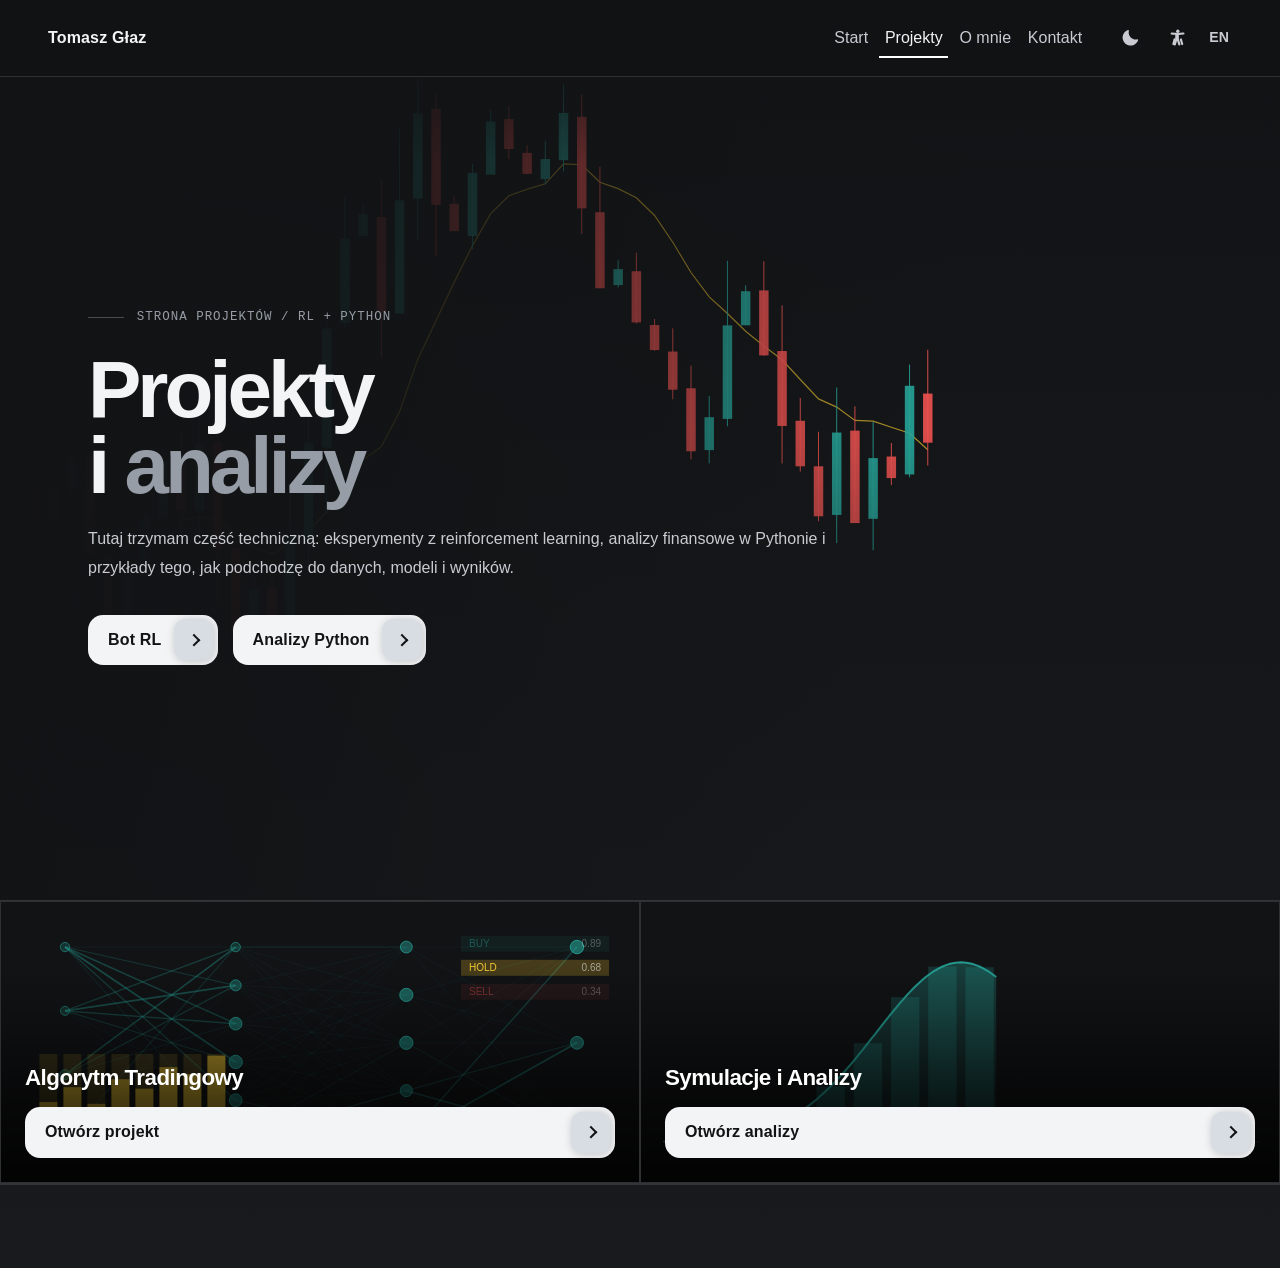
<file: pages/projects.html>
<!DOCTYPE html>
<html lang="pl">
<head>
<meta charset="UTF-8">
<meta name="viewport" content="width=device-width, initial-scale=1.0">
<title>Projekty — Tomasz Głaz</title>
<link rel="stylesheet" href="../assets/css/main.css">
</head>
<body data-page="projects">

<nav class="topbar">
  <a href="../index.html" class="nav-logo">Tomasz Głaz</a>
  <ul class="nav-links">
    <li><a href="../index.html" data-pl="Start" data-en="Home">Start</a></li>
    <li><a href="projects.html" class="is-active" data-pl="Projekty" data-en="Projects">Projekty</a></li>
    <li><a href="about.html" data-pl="O mnie" data-en="About">O mnie</a></li>
    <li><a href="contact.html" data-pl="Kontakt" data-en="Contact">Kontakt</a></li>
  </ul>
  <div class="nav-actions">
    <button class="icon-btn theme-toggle" id="themeToggle" type="button" aria-pressed="false" aria-label="Przełącz jasny motyw">
      <span class="theme-icon theme-icon-moon" aria-hidden="true">
        <svg viewBox="0 0 24 24" class="icon-svg" focusable="false">
          <path d="M20.2 14.1a8.5 8.5 0 0 1-10.3-10.3 1 1 0 0 0-1.3-1.2A10 10 0 1 0 21.4 15.4a1 1 0 0 0-1.2-1.3Z" fill="currentColor" />
        </svg>
      </span>
      <span class="theme-icon theme-icon-sun" aria-hidden="true">
        <svg viewBox="0 0 24 24" class="icon-svg" focusable="false">
          <circle cx="12" cy="12" r="4.25" fill="currentColor" />
          <path d="M12 1.75a.75.75 0 0 1 .75.75v2a.75.75 0 0 1-1.5 0v-2a.75.75 0 0 1 .75-.75Zm0 16.75a.75.75 0 0 1 .75.75v2a.75.75 0 0 1-1.5 0v-2a.75.75 0 0 1 .75-.75ZM4.58 4.58a.75.75 0 0 1 1.06 0l1.41 1.41a.75.75 0 1 1-1.06 1.06L4.58 5.64a.75.75 0 0 1 0-1.06Zm12.37 12.37a.75.75 0 0 1 1.06 0l1.41 1.41a.75.75 0 0 1-1.06 1.06l-1.41-1.41a.75.75 0 0 1 0-1.06ZM1.75 12a.75.75 0 0 1 .75-.75h2a.75.75 0 0 1 0 1.5h-2a.75.75 0 0 1-.75-.75Zm16.75 0a.75.75 0 0 1 .75-.75h2a.75.75 0 0 1 0 1.5h-2a.75.75 0 0 1-.75-.75ZM5.99 16.95a.75.75 0 0 1 1.06 1.06l-1.41 1.41a.75.75 0 0 1-1.06-1.06l1.41-1.41Zm12.37-12.37a.75.75 0 1 1 1.06 1.06l-1.41 1.41a.75.75 0 1 1-1.06-1.06l1.41-1.41Z" fill="currentColor" />
        </svg>
      </span>
    </button>
    <div class="accessibility-menu-wrap">
      <button class="icon-btn accessibility-toggle" id="accessibilityToggle" type="button" aria-expanded="false" aria-controls="accessibilityMenu" aria-label="Ustawienia dostępności">
        <span aria-hidden="true">
          <svg viewBox="0 0 24 24" class="icon-svg icon-accessibility" focusable="false">
            <circle cx="12" cy="4.75" r="1.85" fill="currentColor" />
            <path d="M5.1 8.45a1.2 1.2 0 1 1 .22-2.39c2.33.21 4.48.31 6.46.31 1.97 0 4.1-.1 6.38-.31a1.2 1.2 0 1 1 .22 2.39c-1.85.17-3.58.27-5.19.31v4.45l1.68 5.66a1.25 1.25 0 0 1-2.4.71l-1.3-4.38-1.27 4.38a1.25 1.25 0 0 1-2.4-.7l1.65-5.67V8.74c-1.3-.04-2.99-.14-5.05-.29Z" fill="currentColor" />
            <path d="M7.1 20.15a1.2 1.2 0 0 1-1.16-1.5l1.4-5.18a1.2 1.2 0 1 1 2.32.63l-1.4 5.18a1.2 1.2 0 0 1-1.16.87Zm9.72 0a1.2 1.2 0 0 1-1.16-.88l-1.37-5.18a1.2 1.2 0 0 1 2.32-.61l1.37 5.18a1.2 1.2 0 0 1-1.16 1.49Z" fill="currentColor" />
          </svg>
        </span>
      </button>
      <div class="accessibility-menu" id="accessibilityMenu" hidden>
        <button class="menu-btn" id="contrastToggle" type="button" aria-pressed="false"><span data-pl="Wysoki kontrast" data-en="High contrast">Wysoki kontrast</span></button>
        <button class="menu-btn" id="fontToggle" type="button" aria-pressed="false"><span data-pl="Większy tekst" data-en="Larger text">Większy tekst</span></button>
      </div>
    </div>
    <button class="lang-btn" id="langToggle" type="button">EN</button>
  </div>
</nav>

<main class="site-shell subpage-layout">
  <section class="page-hero">
    <canvas id="candleChart" class="hero-bg-canvas" aria-hidden="true"></canvas>
    <div class="hero-scrim" aria-hidden="true"></div>
    <div class="eyebrow fade-in fade-in-1" data-pl="STRONA PROJEKTÓW / RL + PYTHON" data-en="PROJECTS / RL + PYTHON">STRONA PROJEKTÓW / RL + PYTHON</div>
    <h1 class="page-title fade-in fade-in-2" data-pl="Projekty i <span class='outline-text'>analizy</span>" data-en="Projects and <span class='outline-text'>analyses</span>">Projekty i <span class="outline-text">analizy</span></h1>
    <p class="page-lead fade-in fade-in-3" data-pl="Tutaj trzymam część techniczną: eksperymenty z reinforcement learning, analizy finansowe w Pythonie i przykłady tego, jak podchodzę do danych, modeli i wyników." data-en="This is the technical section: reinforcement learning experiments, financial analyses in Python, and examples of how I approach data, models, and results.">Tutaj trzymam część techniczną: eksperymenty z reinforcement learning, analizy finansowe w Pythonie i przykłady tego, jak podchodzę do danych, modeli i wyników.</p>
    <div class="button-row fade-in fade-in-4">
      <a href="trading-algo.html" class="btn-primary" data-pl="Bot RL" data-en="RL Bot">Bot RL</a>
      <a href="simulations.html" class="btn-ghost" data-pl="Analizy Python" data-en="Python analyses">Analizy Python</a>
    </div>
  </section>

  <section class="page-section tiles-section">
    <div class="content-wrap tiles-wrap">
      <div class="tiles-grid tiles-grid-2">

        <article class="feature-tile">
          <canvas class="tile-canvas" id="projCandles" aria-hidden="true"></canvas>
          <div class="tile-content">
            <h3 class="tile-title" data-pl="Algorytm Tradingowy" data-en="Trading Algorithm">Algorytm Tradingowy</h3>
            <p class="tile-desc" data-pl="Bot oparty na Deep RL — ewolucja od DQN do PPO na danych S&P 500." data-en="Deep RL bot — evolution from DQN to PPO on S&P 500 data.">Bot oparty na Deep RL — ewolucja od DQN do PPO na danych S&P 500.</p>
            <a href="trading-algo.html" class="btn-inline" data-pl="Otwórz projekt" data-en="Open project">Otwórz projekt</a>
          </div>
        </article>

        <article class="feature-tile">
          <canvas class="tile-canvas" id="projStats" aria-hidden="true"></canvas>
          <div class="tile-content">
            <h3 class="tile-title" data-pl="Symulacje i Analizy" data-en="Simulations and Analyses">Symulacje i Analizy</h3>
            <p class="tile-desc" data-pl="Analizy finansowe w Pythonie: rozkłady zwrotów, korelacje aktywów, Monte Carlo." data-en="Financial analyses in Python: return distributions, asset correlations, Monte Carlo.">Analizy finansowe w Pythonie: rozkłady zwrotów, korelacje aktywów, Monte Carlo.</p>
            <a href="simulations.html" class="btn-inline" data-pl="Otwórz analizy" data-en="Open analyses">Otwórz analizy</a>
          </div>
        </article>

      </div>
    </div>
  </section>
</main>

<footer class="footer">
  <span class="footer-text">© 2026 Tomasz Głaz</span>
  <span class="footer-text" data-pl="Katowice, Polska" data-en="Katowice, Poland">Katowice, Polska</span>
</footer>

<script src="../assets/js/main.js"></script>
<script src="../assets/js/candle-chart.js"></script>
<script src="../assets/js/project-tiles.js"></script>
</body>
</html>
</file>
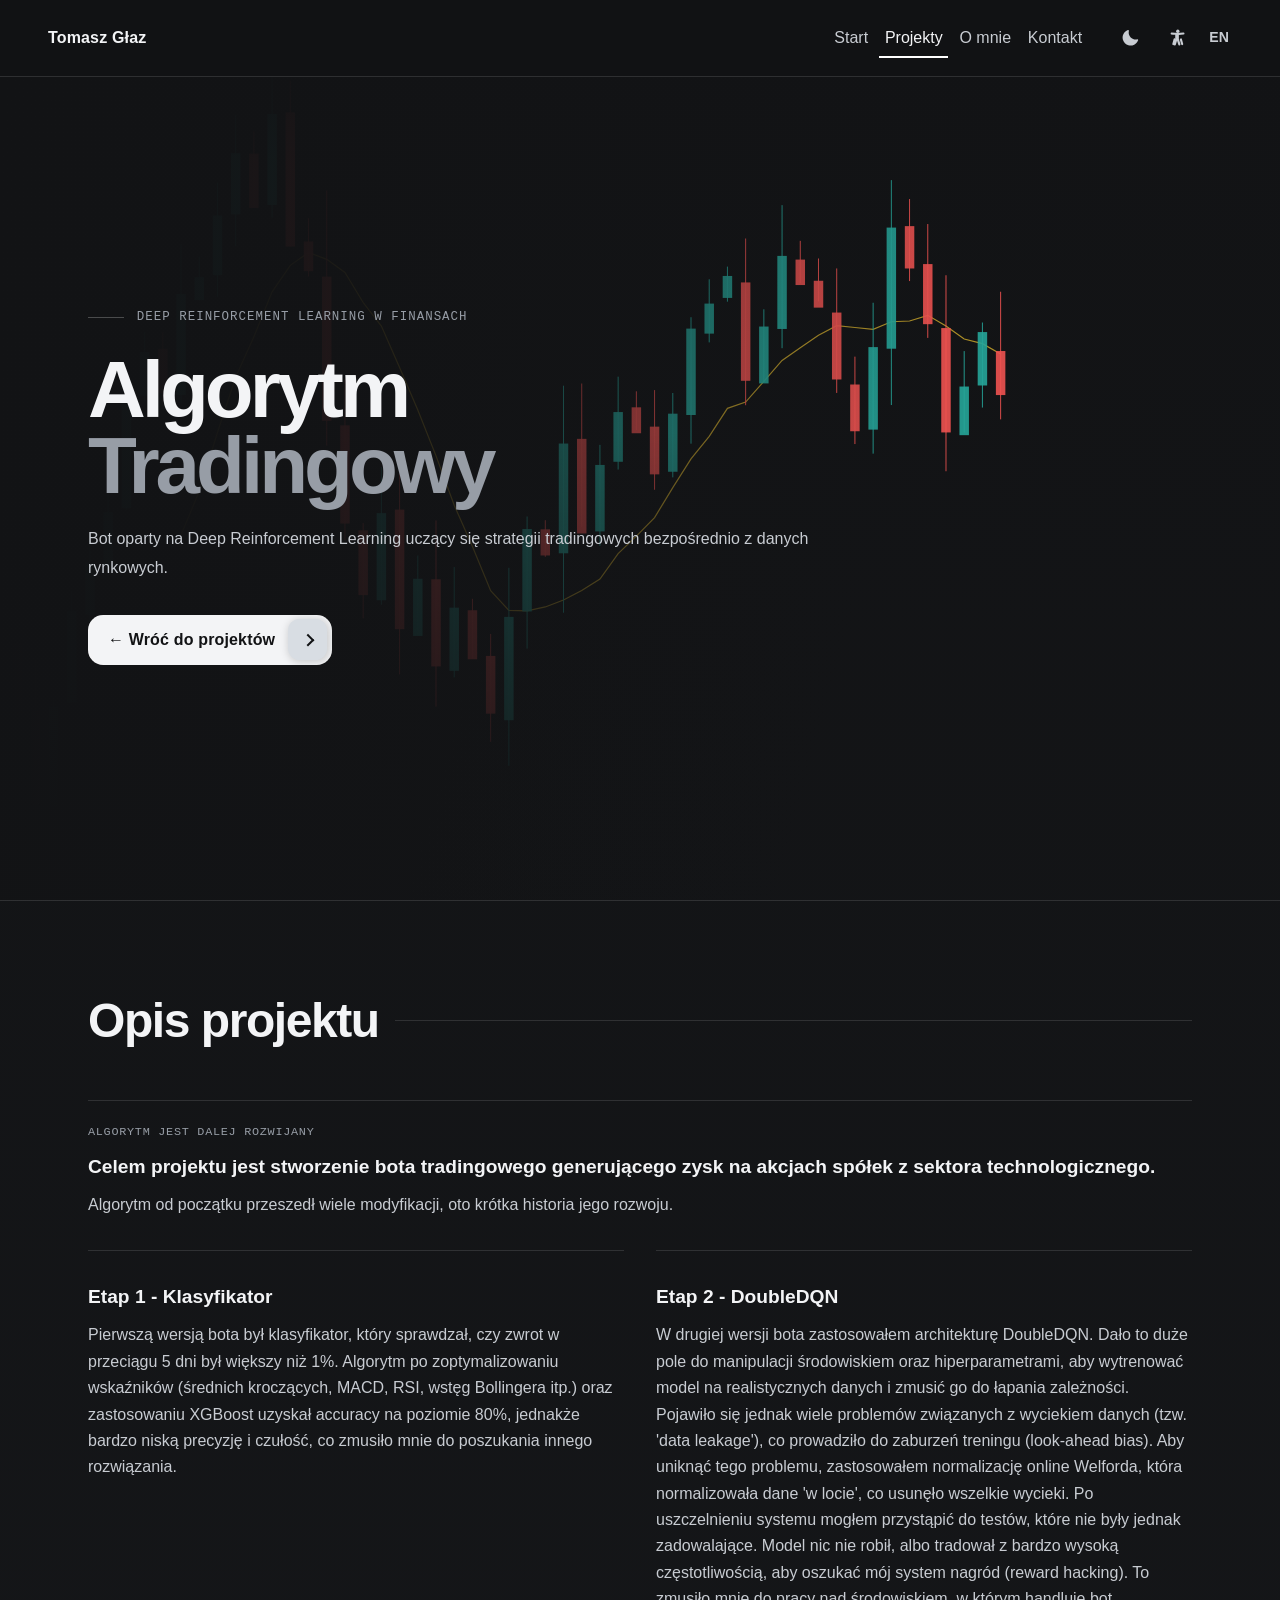
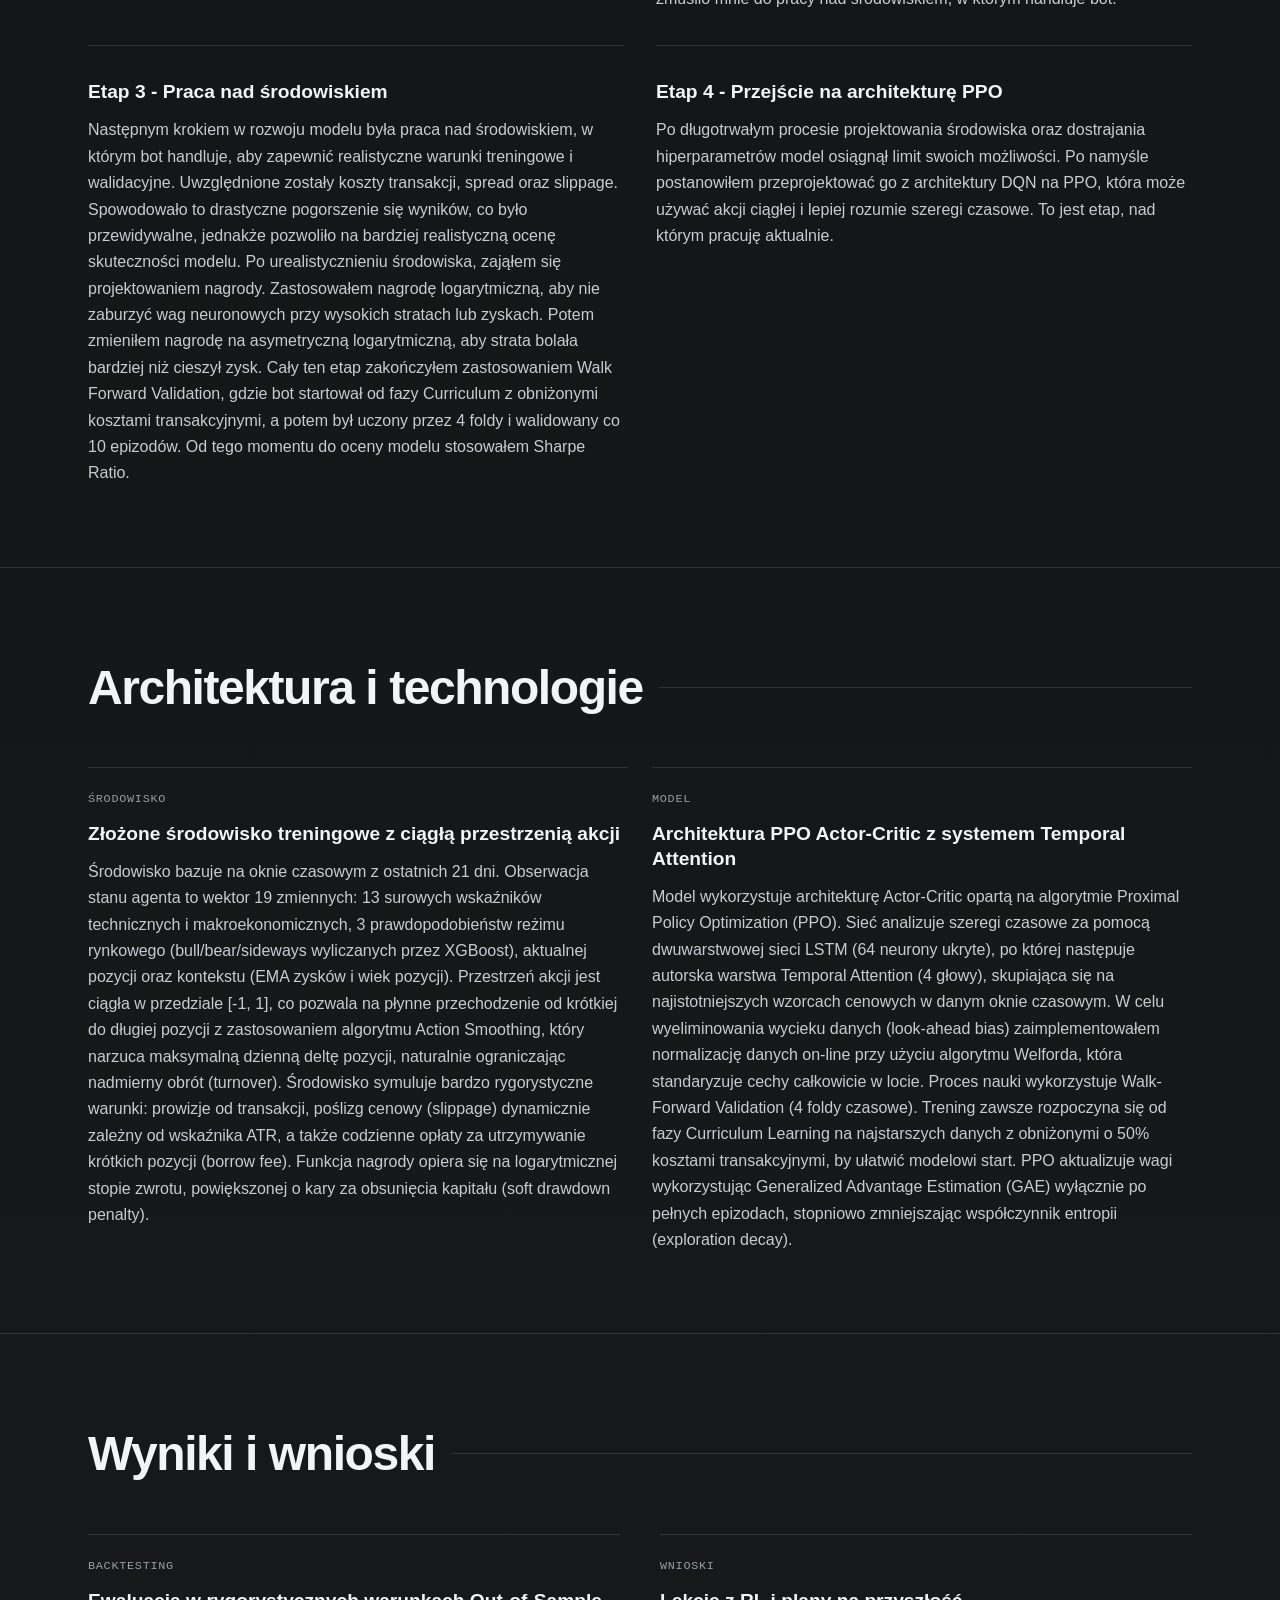
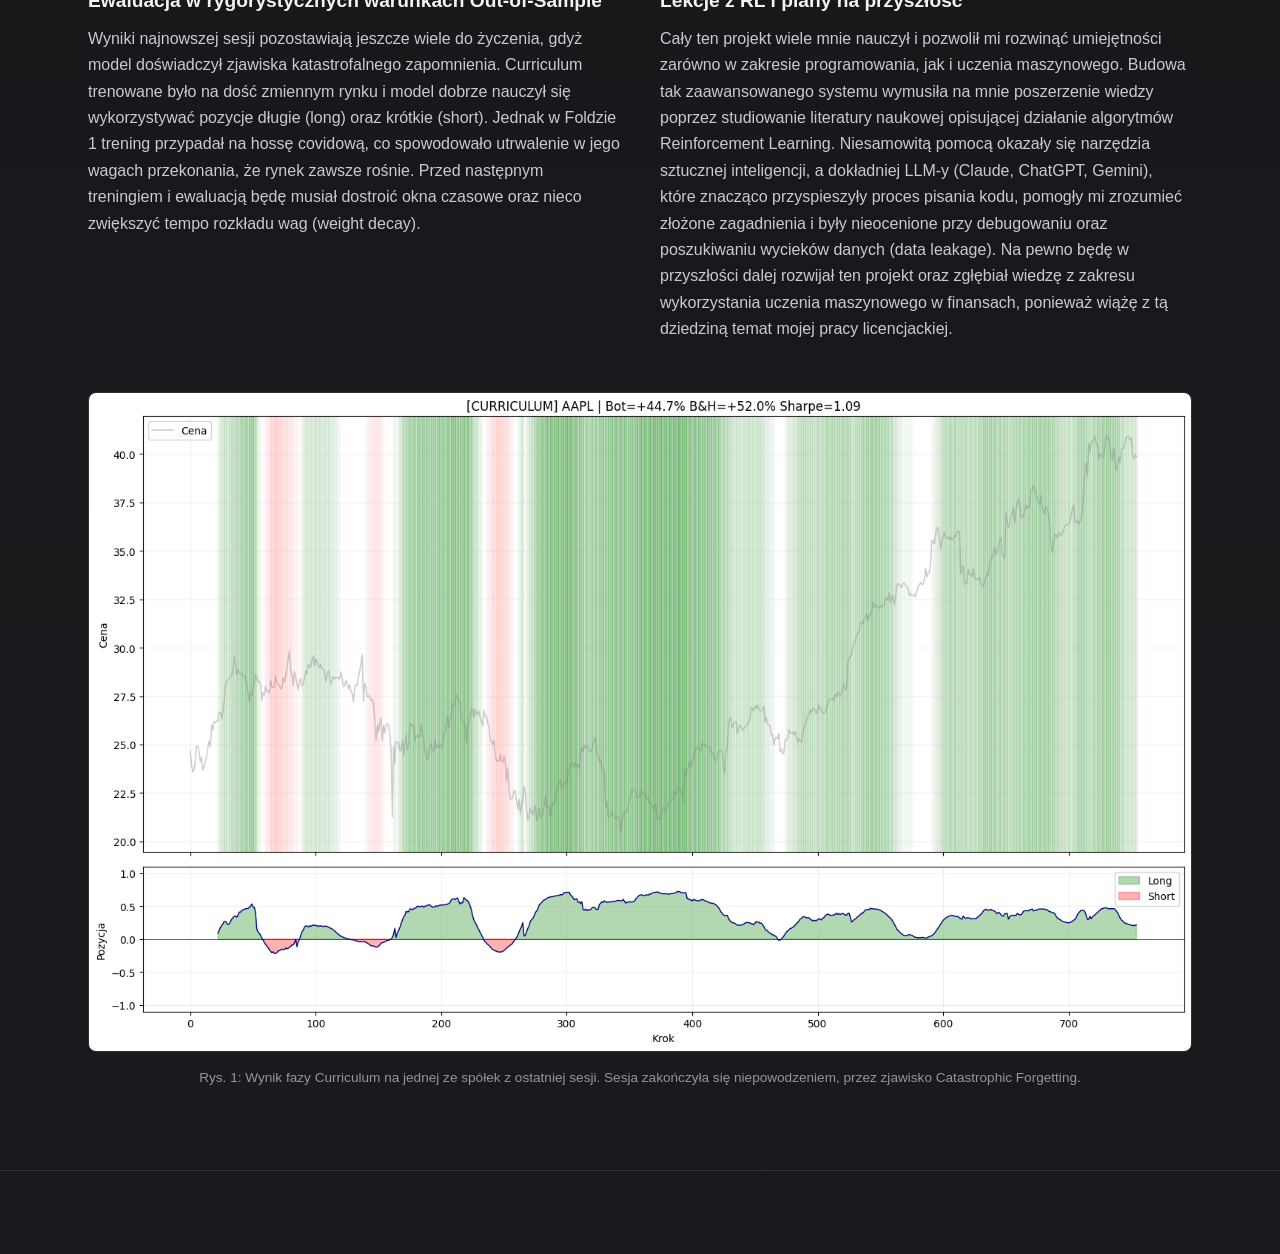
<file: pages/trading-algo.html>
<!DOCTYPE html>
<html lang="pl">
<head>
<meta charset="UTF-8">
<meta name="viewport" content="width=device-width, initial-scale=1.0">
<title>Algorytm Tradingowy — Tomasz Głaz</title>
<link rel="stylesheet" href="../assets/css/main.css">
</head>
<body data-page="projects">

<nav class="topbar">
  <a href="../index.html" class="nav-logo">Tomasz Głaz</a>
  <ul class="nav-links">
    <li><a href="../index.html" data-pl="Start" data-en="Home">Start</a></li>
    <li><a href="projects.html" class="is-active" data-pl="Projekty" data-en="Projects">Projekty</a></li>
    <li><a href="about.html" data-pl="O mnie" data-en="About">O mnie</a></li>
    <li><a href="contact.html" data-pl="Kontakt" data-en="Contact">Kontakt</a></li>
  </ul>
  <div class="nav-actions">
    <button class="icon-btn theme-toggle" id="themeToggle" type="button" aria-pressed="false" aria-label="Przełącz jasny motyw">
      <span class="theme-icon theme-icon-moon" aria-hidden="true">
        <svg viewBox="0 0 24 24" class="icon-svg" focusable="false">
          <path d="M20.2 14.1a8.5 8.5 0 0 1-10.3-10.3 1 1 0 0 0-1.3-1.2A10 10 0 1 0 21.4 15.4a1 1 0 0 0-1.2-1.3Z" fill="currentColor" />
        </svg>
      </span>
      <span class="theme-icon theme-icon-sun" aria-hidden="true">
        <svg viewBox="0 0 24 24" class="icon-svg" focusable="false">
          <circle cx="12" cy="12" r="4.25" fill="currentColor" />
          <path d="M12 1.75a.75.75 0 0 1 .75.75v2a.75.75 0 0 1-1.5 0v-2a.75.75 0 0 1 .75-.75Zm0 16.75a.75.75 0 0 1 .75.75v2a.75.75 0 0 1-1.5 0v-2a.75.75 0 0 1 .75-.75ZM4.58 4.58a.75.75 0 0 1 1.06 0l1.41 1.41a.75.75 0 1 1-1.06 1.06L4.58 5.64a.75.75 0 0 1 0-1.06Zm12.37 12.37a.75.75 0 0 1 1.06 0l1.41 1.41a.75.75 0 0 1-1.06 1.06l-1.41-1.41a.75.75 0 0 1 0-1.06ZM1.75 12a.75.75 0 0 1 .75-.75h2a.75.75 0 0 1 0 1.5h-2a.75.75 0 0 1-.75-.75Zm16.75 0a.75.75 0 0 1 .75-.75h2a.75.75 0 0 1 0 1.5h-2a.75.75 0 0 1-.75-.75ZM5.99 16.95a.75.75 0 0 1 1.06 1.06l-1.41 1.41a.75.75 0 0 1-1.06-1.06l1.41-1.41Zm12.37-12.37a.75.75 0 1 1 1.06 1.06l-1.41 1.41a.75.75 0 1 1-1.06-1.06l1.41-1.41Z" fill="currentColor" />
        </svg>
      </span>
    </button>
    <div class="accessibility-menu-wrap">
      <button class="icon-btn accessibility-toggle" id="accessibilityToggle" type="button" aria-expanded="false" aria-controls="accessibilityMenu" aria-label="Ustawienia dostępności">
        <span aria-hidden="true">
          <svg viewBox="0 0 24 24" class="icon-svg icon-accessibility" focusable="false">
            <circle cx="12" cy="4.75" r="1.85" fill="currentColor" />
            <path d="M5.1 8.45a1.2 1.2 0 1 1 .22-2.39c2.33.21 4.48.31 6.46.31 1.97 0 4.1-.1 6.38-.31a1.2 1.2 0 1 1 .22 2.39c-1.85.17-3.58.27-5.19.31v4.45l1.68 5.66a1.25 1.25 0 0 1-2.4.71l-1.3-4.38-1.27 4.38a1.25 1.25 0 0 1-2.4-.7l1.65-5.67V8.74c-1.3-.04-2.99-.14-5.05-.29Z" fill="currentColor" />
            <path d="M7.1 20.15a1.2 1.2 0 0 1-1.16-1.5l1.4-5.18a1.2 1.2 0 1 1 2.32.63l-1.4 5.18a1.2 1.2 0 0 1-1.16.87Zm9.72 0a1.2 1.2 0 0 1-1.16-.88l-1.37-5.18a1.2 1.2 0 0 1 2.32-.61l1.37 5.18a1.2 1.2 0 0 1-1.16 1.49Z" fill="currentColor" />
          </svg>
        </span>
      </button>
      <div class="accessibility-menu" id="accessibilityMenu" hidden>
        <button class="menu-btn" id="contrastToggle" type="button" aria-pressed="false"><span data-pl="Wysoki kontrast" data-en="High contrast">Wysoki kontrast</span></button>
        <button class="menu-btn" id="fontToggle" type="button" aria-pressed="false"><span data-pl="Większy tekst" data-en="Larger text">Większy tekst</span></button>
      </div>
    </div>
    <button class="lang-btn" id="langToggle" type="button">EN</button>
  </div>
</nav>

<main class="site-shell subpage-layout">
  <section class="page-hero">
    <canvas id="candleChart" class="hero-bg-canvas" aria-hidden="true"></canvas>
    <div class="hero-scrim" aria-hidden="true"></div>
    <div class="eyebrow fade-in fade-in-1" data-pl="DEEP REINFORCEMENT LEARNING W FINANSACH" data-en="DEEP REINFORCEMENT LEARNING IN FINANCE">DEEP REINFORCEMENT LEARNING W FINANSACH</div>
    <h1 class="page-title fade-in fade-in-2" data-pl="Algorytm <span class='outline-text'>Tradingowy</span>" data-en="Trading <span class='outline-text'>Algorithm</span>">Algorytm <span class="outline-text">Tradingowy</span></h1>
    <p class="page-lead fade-in fade-in-3" data-pl="Bot oparty na Deep Reinforcement Learning uczący się strategii tradingowych bezpośrednio z danych rynkowych." data-en="A Deep Reinforcement Learning bot that learns trading strategies directly from market data.">Bot oparty na Deep Reinforcement Learning uczący się strategii tradingowych bezpośrednio z danych rynkowych.</p>
    <div class="button-row fade-in fade-in-4">
      <a href="projects.html" class="btn-ghost" data-pl="← Wróć do projektów" data-en="← Back to projects">← Wróć do projektów</a>
    </div>
  </section>

  <section class="page-section">
    <div class="content-wrap">
      <div class="section-header">
        <h2 class="section-title" data-pl="Opis projektu" data-en="Project overview">Opis projektu</h2>
        <div class="section-line"></div>
      </div>

      <div class="journey-grid" style="display: grid; grid-template-columns: repeat(auto-fit, minmax(450px, 1fr)); gap: 32px; align-items: stretch;">
        
        <div class="journey-card featured" style="grid-column: 1 / -1;">
          <div class="card-phase" data-pl="ALGORYTM JEST DALEJ ROZWIJANY" data-en="ALGORITHM IS STILL UNDER DEVELOPMENT">ALGORYTM JEST DALEJ ROZWIJANY</div>
          
          <div class="card-title" data-pl="Celem projektu jest stworzenie bota tradingowego generującego zysk na akcjach spółek z sektora technologicznego." data-en="The goal of the project is to create a trading bot that generates profit on technology sector stocks.">Celem projektu jest stworzenie bota tradingowego generującego zysk na akcjach spółek z sektora technologicznego.</div>
          
          <div class="card-body" data-pl="Algorytm od początku przeszedł wiele modyfikacji, oto krótka historia jego rozwoju." data-en="The algorithm has undergone many modifications from the beginning; here is a brief history of its development.">Algorytm od początku przeszedł wiele modyfikacji, oto krótka historia jego rozwoju.</div>
        </div>

        <div class="journey-card">
          <div class="card-title" data-pl="Etap 1 - Klasyfikator" data-en="Stage 1 - Classifier">Etap 1 - Klasyfikator</div>
          <div class="card-body" data-pl="Pierwszą wersją bota był klasyfikator, który sprawdzał, czy zwrot w przeciągu 5 dni był większy niż 1%. Algorytm po zoptymalizowaniu wskaźników (średnich kroczących, MACD, RSI, wstęg Bollingera itp.) oraz zastosowaniu XGBoost uzyskał accuracy na poziomie 80%, jednakże bardzo niską precyzję i czułość, co zmusiło mnie do poszukania innego rozwiązania." data-en="The first version of the bot was a classifier that checked whether the return over 5 days was greater than 1%. After optimizing indicators (Moving Averages, MACD, RSI, Bollinger Bands, etc.) and implementing XGBoost, the algorithm achieved an accuracy of 80%, but with very low precision and recall. This forced me to look for another solution.">Pierwszą wersją bota był klasyfikator, który sprawdzał, czy zwrot w przeciągu 5 dni był większy niż 1%. Algorytm po zoptymalizowaniu wskaźników (średnich kroczących, MACD, RSI, wstęg Bollingera itp.) oraz zastosowaniu XGBoost uzyskał accuracy na poziomie 80%, jednakże bardzo niską precyzję i czułość, co zmusiło mnie do poszukania innego rozwiązania.</div>
        </div>

        <div class="journey-card">
          <div class="card-title" data-pl="Etap 2 - DoubleDQN" data-en="Stage 2 - DoubleDQN">Etap 2 - DoubleDQN</div>
          <div class="card-body" data-pl="W drugiej wersji bota zastosowałem architekturę DoubleDQN. Dało to duże pole do manipulacji środowiskiem oraz hiperparametrami, aby wytrenować model na realistycznych danych i zmusić go do łapania zależności. Pojawiło się jednak wiele problemów związanych z wyciekiem danych (tzw. 'data leakage'), co prowadziło do zaburzeń treningu (look-ahead bias). Aby uniknąć tego problemu, zastosowałem normalizację online Welforda, która normalizowała dane 'w locie', co usunęło wszelkie wycieki. Po uszczelnieniu systemu mogłem przystąpić do testów, które nie były jednak zadowalające. Model nic nie robił, albo tradował z bardzo wysoką częstotliwością, aby oszukać mój system nagród (reward hacking). To zmusiło mnie do pracy nad środowiskiem, w którym handluje bot." data-en="In the second version of the bot, I used the DoubleDQN architecture. This allowed for significant manipulation of the environment and hyperparameters to train the model on realistic data and force it to capture dependencies. However, many problems arose related to data leakage, leading to training disruptions and look-ahead bias. To avoid this problem, I applied Welford's online normalization, which normalized the data 'on the fly', eliminating all data leaks. After securing the system, I could proceed with tests, which were unfortunately not satisfactory. The model either did nothing or traded at a very high frequency to trick my reward system (reward hacking). This forced me to work on the environment in which the bot trades.">W drugiej wersji bota zastosowałem architekturę DoubleDQN. Dało to duże pole do manipulacji środowiskiem oraz hiperparametrami, aby wytrenować model na realistycznych danych i zmusić go do łapania zależności. Pojawiło się jednak wiele problemów związanych z wyciekiem danych (tzw. "data leakage"), co prowadziło do zaburzeń treningu (look-ahead bias). Aby uniknąć tego problemu, zastosowałem normalizację online Welforda, która normalizowała dane "w locie", co usunęło wszelkie wycieki. Po uszczelnieniu systemu mogłem przystąpić do testów, które nie były jednak zadowalające. Model nic nie robił, albo tradował z bardzo wysoką częstotliwością, aby oszukać mój system nagród (reward hacking). To zmusiło mnie do pracy nad środowiskiem, w którym handluje bot.</div>
        </div>

        <div class="journey-card">
          <div class="card-title" data-pl="Etap 3 - Praca nad środowiskiem" data-en="Stage 3 - Working on the Environment">Etap 3 - Praca nad środowiskiem</div>
          <div class="card-body" data-pl="Następnym krokiem w rozwoju modelu była praca nad środowiskiem, w którym bot handluje, aby zapewnić realistyczne warunki treningowe i walidacyjne. Uwzględnione zostały koszty transakcji, spread oraz slippage. Spowodowało to drastyczne pogorszenie się wyników, co było przewidywalne, jednakże pozwoliło na bardziej realistyczną ocenę skuteczności modelu. Po urealistycznieniu środowiska, zająłem się projektowaniem nagrody. Zastosowałem nagrodę logarytmiczną, aby nie zaburzyć wag neuronowych przy wysokich stratach lub zyskach. Potem zmieniłem nagrodę na asymetryczną logarytmiczną, aby strata bolała bardziej niż cieszył zysk. Cały ten etap zakończyłem zastosowaniem Walk Forward Validation, gdzie bot startował od fazy Curriculum z obniżonymi kosztami transakcyjnymi, a potem był uczony przez 4 foldy i walidowany co 10 epizodów. Od tego momentu do oceny modelu stosowałem Sharpe Ratio." data-en="The next step in the model's development was working on the environment in which the bot trades, to ensure realistic training and validation conditions. Transaction costs, spread, and slippage were all taken into account. This caused a drastic degradation in results, which was predictable, but it allowed for a more realistic assessment of the model's effectiveness. After making the environment more realistic, I focused on designing the reward function. I applied a logarithmic reward to prevent warping the neural weights during periods of high losses or gains. Later, I changed the reward to an asymmetric logarithmic function, so that a loss would 'hurt' more than a gain would reward. I concluded this entire stage by implementing Walk-Forward Validation, where the bot started with a Curriculum phase featuring lowered transaction costs, and was then trained across 4 folds and validated every 10 episodes. From that point on, I used the Sharpe Ratio to evaluate the model.">Następnym krokiem w rozwoju modelu była praca nad środowiskiem, w którym bot handluje, aby zapewnić realistyczne warunki treningowe i walidacyjne. Uwzględnione zostały koszty transakcji, spread oraz slippage. Spowodowało to drastyczne pogorszenie się wyników, co było przewidywalne, jednakże pozwoliło na bardziej realistyczną ocenę skuteczności modelu. Po urealistycznieniu środowiska, zająłem się projektowaniem nagrody. Zastosowałem nagrodę logarytmiczną, aby nie zaburzyć wag neuronowych przy wysokich stratach lub zyskach. Potem zmieniłem nagrodę na asymetryczną logarytmiczną, aby strata bolała bardziej niż cieszył zysk. Cały ten etap zakończyłem zastosowaniem Walk Forward Validation, gdzie bot startował od fazy Curriculum z obniżonymi kosztami transakcyjnymi, a potem był uczony przez 4 foldy i walidowany co 10 epizodów. Od tego momentu do oceny modelu stosowałem Sharpe Ratio.</div>
        </div>

        <div class="journey-card">
          <div class="card-title" data-pl="Etap 4 - Przejście na architekturę PPO" data-en="Stage 4 - Transition to PPO Architecture">Etap 4 - Przejście na architekturę PPO</div>
          <div class="card-body" data-pl="Po długotrwałym procesie projektowania środowiska oraz dostrajania hiperparametrów model osiągnął limit swoich możliwości. Po namyśle postanowiłem przeprojektować go z architektury DQN na PPO, która może używać akcji ciągłej i lepiej rozumie szeregi czasowe. To jest etap, nad którym pracuję aktualnie." data-en="After a lengthy process of designing the environment and tuning hyperparameters, the model reached the limit of its capabilities. After some thought, I decided to redesign it from the DQN architecture to PPO, which can handle continuous action spaces and better understands time series. This is the stage I am currently working on.">Po długotrwałym procesie projektowania środowiska oraz dostrajania hiperparametrów model osiągnął limit swoich możliwości. Po namyśle postanowiłem przeprojektować go z architektury DQN na PPO, która może używać akcji ciągłej i lepiej rozumie szeregi czasowe. To jest etap, nad którym pracuję aktualnie.</div>
        </div>
        
      </div>
    </div>
  </section>

  <section class="page-section">
    <div class="content-wrap">
      <div class="section-header">
        <h2 class="section-title" data-pl="Architektura i technologie" data-en="Architecture and technologies">Architektura i technologie</h2>
        <div class="section-line"></div>
      </div>

      <div class="journey-grid">
        <div class="journey-card">
          <div class="card-phase" data-pl="ŚRODOWISKO" data-en="ENVIRONMENT">ŚRODOWISKO</div>
          <div class="card-title" data-pl="Złożone środowisko treningowe z ciągłą przestrzenią akcji" data-en="Complex training environment with continuous action space">Złożone środowisko treningowe z ciągłą przestrzenią akcji</div>
          <div class="card-body" data-pl="Środowisko bazuje na oknie czasowym z ostatnich 21 dni. Obserwacja stanu agenta to wektor 19 zmiennych: 13 surowych wskaźników technicznych i makroekonomicznych, 3 prawdopodobieństw reżimu rynkowego (bull/bear/sideways wyliczanych przez XGBoost), aktualnej pozycji oraz kontekstu (EMA zysków i wiek pozycji). Przestrzeń akcji jest ciągła w przedziale [-1, 1], co pozwala na płynne przechodzenie od krótkiej do długiej pozycji z zastosowaniem algorytmu Action Smoothing, który narzuca maksymalną dzienną deltę pozycji, naturalnie ograniczając nadmierny obrót (turnover). Środowisko symuluje bardzo rygorystyczne warunki: prowizje od transakcji, poślizg cenowy (slippage) dynamicznie zależny od wskaźnika ATR, a także codzienne opłaty za utrzymywanie krótkich pozycji (borrow fee). Funkcja nagrody opiera się na logarytmicznej stopie zwrotu, powiększonej o kary za obsunięcia kapitału (soft drawdown penalty)." data-en="The environment is based on a 21-day time window. The agent's state observation is a vector of 19 variables: 13 raw technical and macroeconomic indicators, 3 market regime probabilities (bull/bear/sideways calculated by XGBoost), current position, and context features (EMA of PnL and position age). The action space is continuous in the [-1, 1] range, allowing for smooth transitions from short to long positions using an Action Smoothing algorithm that imposes a maximum daily position delta, naturally limiting excessive turnover. The environment simulates highly rigorous conditions: transaction commissions, slippage dynamically dependent on the ATR indicator, and daily borrow fees for holding short positions. The reward function is based on a logarithmic return rate, combined with soft drawdown penalties.">Środowisko bazuje na oknie czasowym z ostatnich 21 dni. Obserwacja stanu agenta to wektor 19 zmiennych: 13 surowych wskaźników technicznych i makroekonomicznych, 3 prawdopodobieństw reżimu rynkowego (bull/bear/sideways wyliczanych przez XGBoost), aktualnej pozycji oraz kontekstu (EMA zysków i wiek pozycji). Przestrzeń akcji jest ciągła w przedziale [-1, 1], co pozwala na płynne przechodzenie od krótkiej do długiej pozycji z zastosowaniem algorytmu Action Smoothing, który narzuca maksymalną dzienną deltę pozycji, naturalnie ograniczając nadmierny obrót (turnover). Środowisko symuluje bardzo rygorystyczne warunki: prowizje od transakcji, poślizg cenowy (slippage) dynamicznie zależny od wskaźnika ATR, a także codzienne opłaty za utrzymywanie krótkich pozycji (borrow fee). Funkcja nagrody opiera się na logarytmicznej stopie zwrotu, powiększonej o kary za obsunięcia kapitału (soft drawdown penalty).</div>
        </div>

        <div class="journey-card">
          <div class="card-phase" data-pl="MODEL" data-en="MODEL">MODEL</div>
          <div class="card-title" data-pl="Architektura PPO Actor-Critic z systemem Temporal Attention" data-en="PPO Actor-Critic architecture with Temporal Attention system">Architektura PPO Actor-Critic z systemem Temporal Attention</div>
          <div class="card-body" data-pl="Model wykorzystuje architekturę Actor-Critic opartą na algorytmie Proximal Policy Optimization (PPO). Sieć analizuje szeregi czasowe za pomocą dwuwarstwowej sieci LSTM (64 neurony ukryte), po której następuje autorska warstwa Temporal Attention (4 głowy), skupiająca się na najistotniejszych wzorcach cenowych w danym oknie czasowym. W celu wyeliminowania wycieku danych (look-ahead bias) zaimplementowałem normalizację danych on-line przy użyciu algorytmu Welforda, która standaryzuje cechy całkowicie w locie. Proces nauki wykorzystuje Walk-Forward Validation (4 foldy czasowe). Trening zawsze rozpoczyna się od fazy Curriculum Learning na najstarszych danych z obniżonymi o 50% kosztami transakcyjnymi, by ułatwić modelowi start. PPO aktualizuje wagi wykorzystując Generalized Advantage Estimation (GAE) wyłącznie po pełnych epizodach, stopniowo zmniejszając współczynnik entropii (exploration decay)." data-en="The model utilizes an Actor-Critic architecture based on the Proximal Policy Optimization (PPO) algorithm. The network analyzes time series using a two-layer LSTM (64 hidden neurons), followed by a custom Temporal Attention layer (4 heads) that focuses on the most critical price patterns within a given time window. To eliminate look-ahead bias, I implemented on-line data normalization using Welford's algorithm, which standardizes features entirely on the fly. The learning process uses Walk-Forward Validation across 4 time folds. Training always begins with a Curriculum Learning phase on the oldest data with transaction costs reduced by 50% to bootstrap the model. PPO updates weights using Generalized Advantage Estimation (GAE) exclusively after full episodes, while gradually decreasing the entropy coefficient (exploration decay).">Model wykorzystuje architekturę Actor-Critic opartą na algorytmie Proximal Policy Optimization (PPO). Sieć analizuje szeregi czasowe za pomocą dwuwarstwowej sieci LSTM (64 neurony ukryte), po której następuje autorska warstwa Temporal Attention (4 głowy), skupiająca się na najistotniejszych wzorcach cenowych w danym oknie czasowym. W celu wyeliminowania wycieku danych (look-ahead bias) zaimplementowałem normalizację danych on-line przy użyciu algorytmu Welforda, która standaryzuje cechy całkowicie w locie. Proces nauki wykorzystuje Walk-Forward Validation (4 foldy czasowe). Trening zawsze rozpoczyna się od fazy Curriculum Learning na najstarszych danych z obniżonymi o 50% kosztami transakcyjnymi, by ułatwić modelowi start. PPO aktualizuje wagi wykorzystując Generalized Advantage Estimation (GAE) wyłącznie po pełnych epizodach, stopniowo zmniejszając współczynnik entropii (exploration decay).</div>
        </div>
      </div>
    </div>
  </section>

      <section class="page-section">
    <div class="content-wrap">
      <div class="section-header">
        <h2 class="section-title" data-pl="Wyniki i wnioski" data-en="Results and conclusions">Wyniki i wnioski</h2>
        <div class="section-line"></div>
      </div>

      <div class="journey-grid" style="display: grid; grid-template-columns: 1fr 1fr; gap: 40px; align-items: start;">
        
        <div class="journey-card">
          <div class="card-phase" data-pl="BACKTESTING" data-en="BACKTESTING">BACKTESTING</div>
          <div class="card-title" data-pl="Ewaluacja w rygorystycznych warunkach Out-of-Sample" data-en="Evaluation in rigorous Out-of-Sample conditions">Ewaluacja w rygorystycznych warunkach Out-of-Sample</div>
          <div class="card-body" 
               data-pl="Wyniki najnowszej sesji pozostawiają jeszcze wiele do życzenia, gdyż model doświadczył zjawiska katastrofalnego zapomnienia. Curriculum trenowane było na dość zmiennym rynku i model dobrze nauczył się wykorzystywać pozycje długie (long) oraz krótkie (short). Jednak w Foldzie 1 trening przypadał na hossę covidową, co spowodowało utrwalenie w jego wagach przekonania, że rynek zawsze rośnie. Przed następnym treningiem i ewaluacją będę musiał dostroić okna czasowe oraz nieco zwiększyć tempo rozkładu wag (weight decay)." 
               data-en="The results of the latest session still leave much to be desired, as the model experienced catastrophic forgetting. The curriculum was trained on a fairly volatile market, and the model learned well how to utilize long and short positions. However, in Fold 1, it was trained during the COVID-19 bull market, which caused its weights to reinforce the belief that the market always goes up. Before the next training and evaluation phase, I will need to fine-tune the time windows and slightly increase the weight decay rate.">
            Wyniki najnowszej sesji pozostawiają jeszcze wiele do życzenia, gdyż model doświadczył zjawiska katastrofalnego zapomnienia. Curriculum trenowane było na dość zmiennym rynku i model dobrze nauczył się wykorzystywać pozycje długie (long) oraz krótkie (short). Jednak w Foldzie 1 trening przypadał na hossę covidową, co spowodowało utrwalenie w jego wagach przekonania, że rynek zawsze rośnie. Przed następnym treningiem i ewaluacją będę musiał dostroić okna czasowe oraz nieco zwiększyć tempo rozkładu wag (weight decay).
          </div>
        </div>

        <div class="journey-card">
          <div class="card-phase" data-pl="WNIOSKI" data-en="CONCLUSIONS">WNIOSKI</div>
          <div class="card-title" data-pl="Lekcje z RL i plany na przyszłość" data-en="Lessons from RL and future plans">Lekcje z RL i plany na przyszłość</div>
          <div class="card-body" 
               data-pl="Cały ten projekt wiele mnie nauczył i pozwolił mi rozwinąć umiejętności zarówno w zakresie programowania, jak i uczenia maszynowego. Budowa tak zaawansowanego systemu wymusiła na mnie poszerzenie wiedzy poprzez studiowanie literatury naukowej opisującej działanie algorytmów Reinforcement Learning. Niesamowitą pomocą okazały się narzędzia sztucznej inteligencji, a dokładniej LLM-y (Claude, ChatGPT, Gemini), które znacząco przyspieszyły proces pisania kodu, pomogły mi zrozumieć złożone zagadnienia i były nieocenione przy debugowaniu oraz poszukiwaniu wycieków danych (data leakage). Na pewno będę w przyszłości dalej rozwijał ten projekt oraz zgłębiał wiedzę z zakresu wykorzystania uczenia maszynowego w finansach, ponieważ wiążę z tą dziedziną temat mojej pracy licencjackiej." 
               data-en="This entire project has taught me a lot, allowing me to develop my skills in both programming and machine learning. Building such an advanced project forced me to expand my knowledge by studying scientific literature covering Reinforcement Learning algorithms. AI tools, specifically LLMs (Claude, ChatGPT, Gemini), proved to be an incredible help—significantly accelerating the code-writing process, helping me grasp complex concepts, and proving invaluable for debugging and detecting data leakage. I will definitely continue to develop this project in the future and deepen my knowledge of machine learning applications in finance, as I connect this field with the topic of my bachelor's thesis.">
            Cały ten projekt wiele mnie nauczył i pozwolił mi rozwinąć umiejętności zarówno w zakresie programowania, jak i uczenia maszynowego. Budowa tak zaawansowanego systemu wymusiła na mnie poszerzenie wiedzy poprzez studiowanie literatury naukowej opisującej działanie algorytmów Reinforcement Learning. Niesamowitą pomocą okazały się narzędzia sztucznej inteligencji, a dokładniej LLM-y (Claude, ChatGPT, Gemini), które znacząco przyspieszyły proces pisania kodu, pomogły mi zrozumieć złożone zagadnienia i były nieocenione przy debugowaniu oraz poszukiwaniu wycieków danych (data leakage). Na pewno będę w przyszłości dalej rozwijał ten projekt oraz zgłębiał wiedzę z zakresu wykorzystania uczenia maszynowego w finansach, ponieważ wiążę z tą dziedziną temat mojej pracy licencjackiej.
          </div>
        </div>
        </div>

      <div class="chart-container" style="margin-top: 50px;">
        <div class="card-media" style="border-radius: 8px; overflow: hidden; border: 1px solid rgba(255,255,255,0.1);">
          <img src="assets/images/Unknown.png" alt="Wykres z fazy Curriculum Learning" style="width: 100%; height: auto; display: block; object-fit: cover;">
        </div>
        
        <div class="card-body" style="font-size: 0.85em; opacity: 0.7; margin-top: 15px; text-align: center;" data-pl="Rys. 1: Wynik fazy Curriculum na jednej ze spółek z ostatniej sesji. Sesja zakończyła się niepowodzeniem, przez zjawisko Catastrophic Forgetting." data-en="Fig. 1: Result of the Curriculum phase on one of the stocks from the last session. The session ended in failure due to the phenomenon of Catastrophic Forgetting.">Rys. 1: Wynik fazy Curriculum na jednej ze spółek z ostatniej sesji. Sesja zakończyła się niepowodzeniem, przez zjawisko Catastrophic Forgetting.</div>
      </div>

    </div>
  </section>
</main>

<footer class="footer">
  <span class="footer-text">© 2026 Tomasz Głaz</span>
  <span class="footer-text" data-pl="Katowice, Polska" data-en="Katowice, Poland">Katowice, Polska</span>
</footer>

<script src="../assets/js/main.js"></script>
<script src="../assets/js/candle-chart.js"></script>
</body>
</html>
</file>
<file: assets/css/main.css>
@import url("./base.css");
@import url("./components.css");
@import url("./pages.css");
</file>
